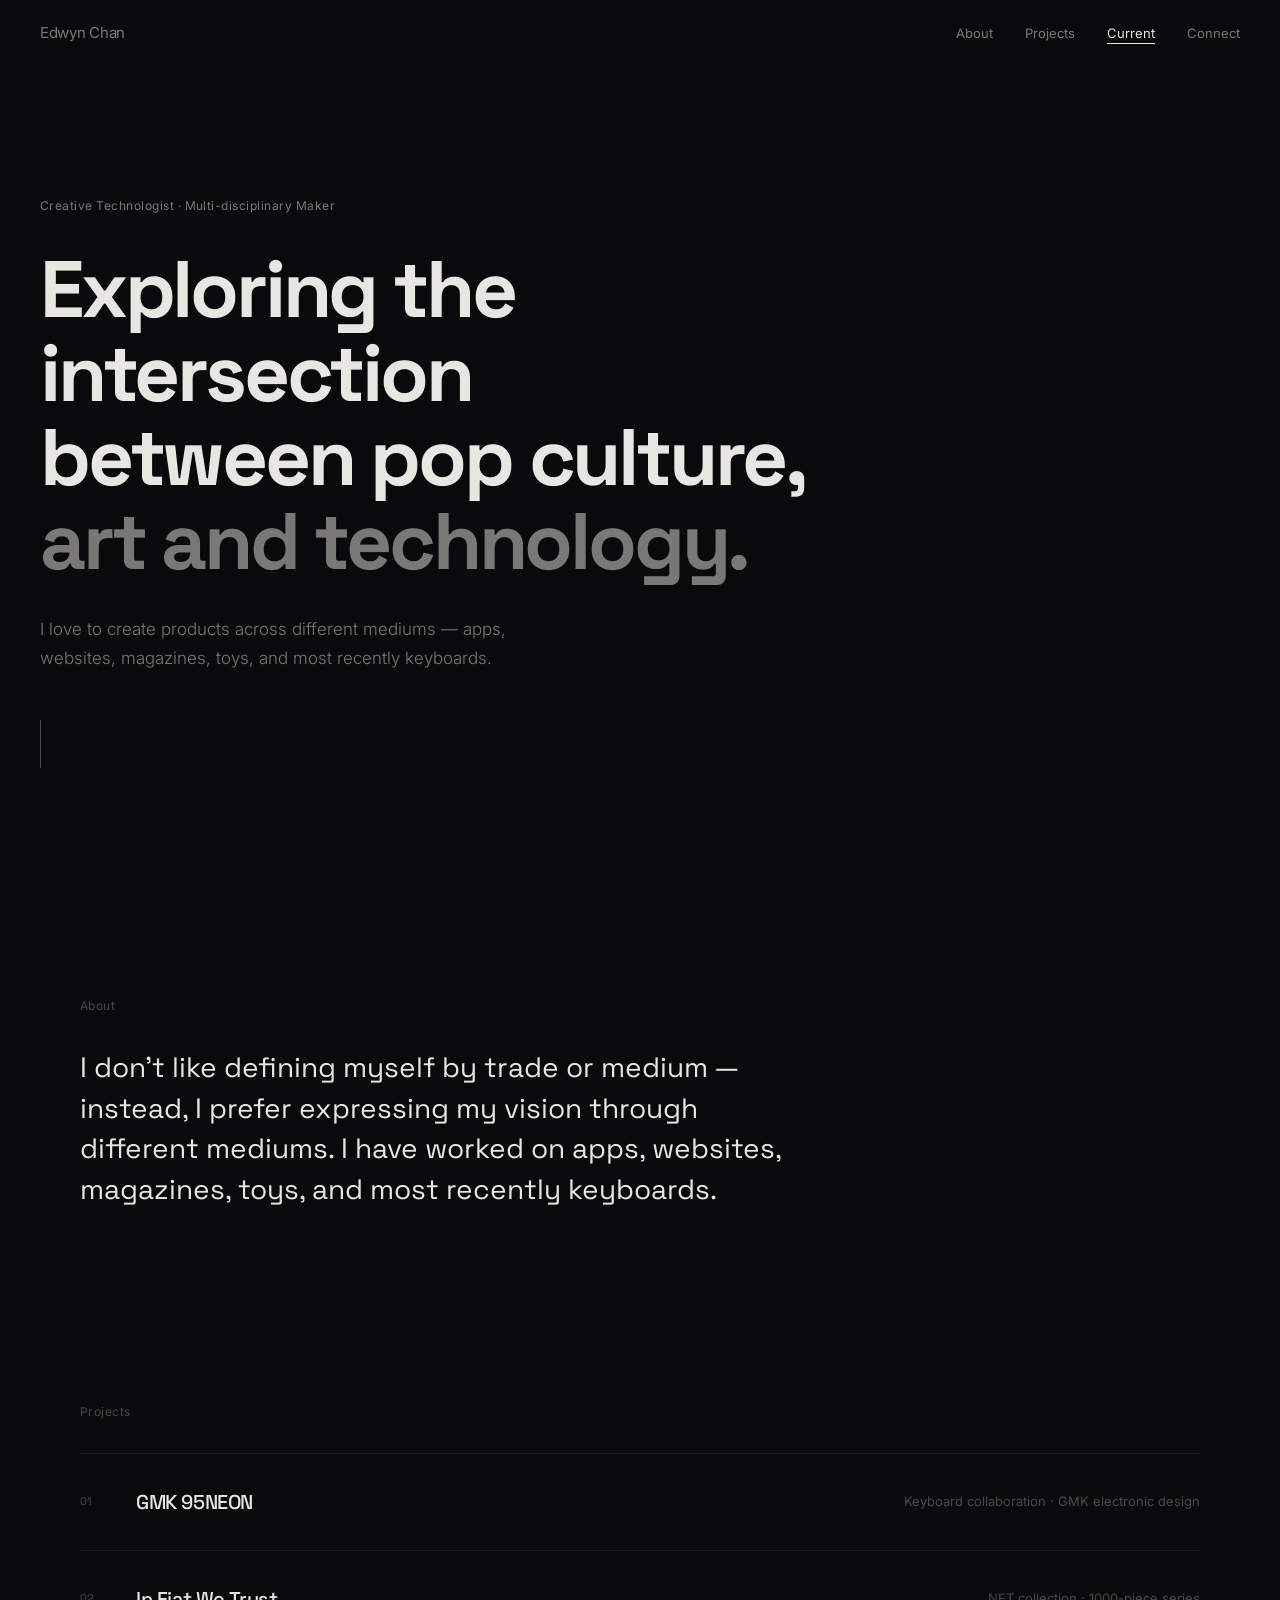
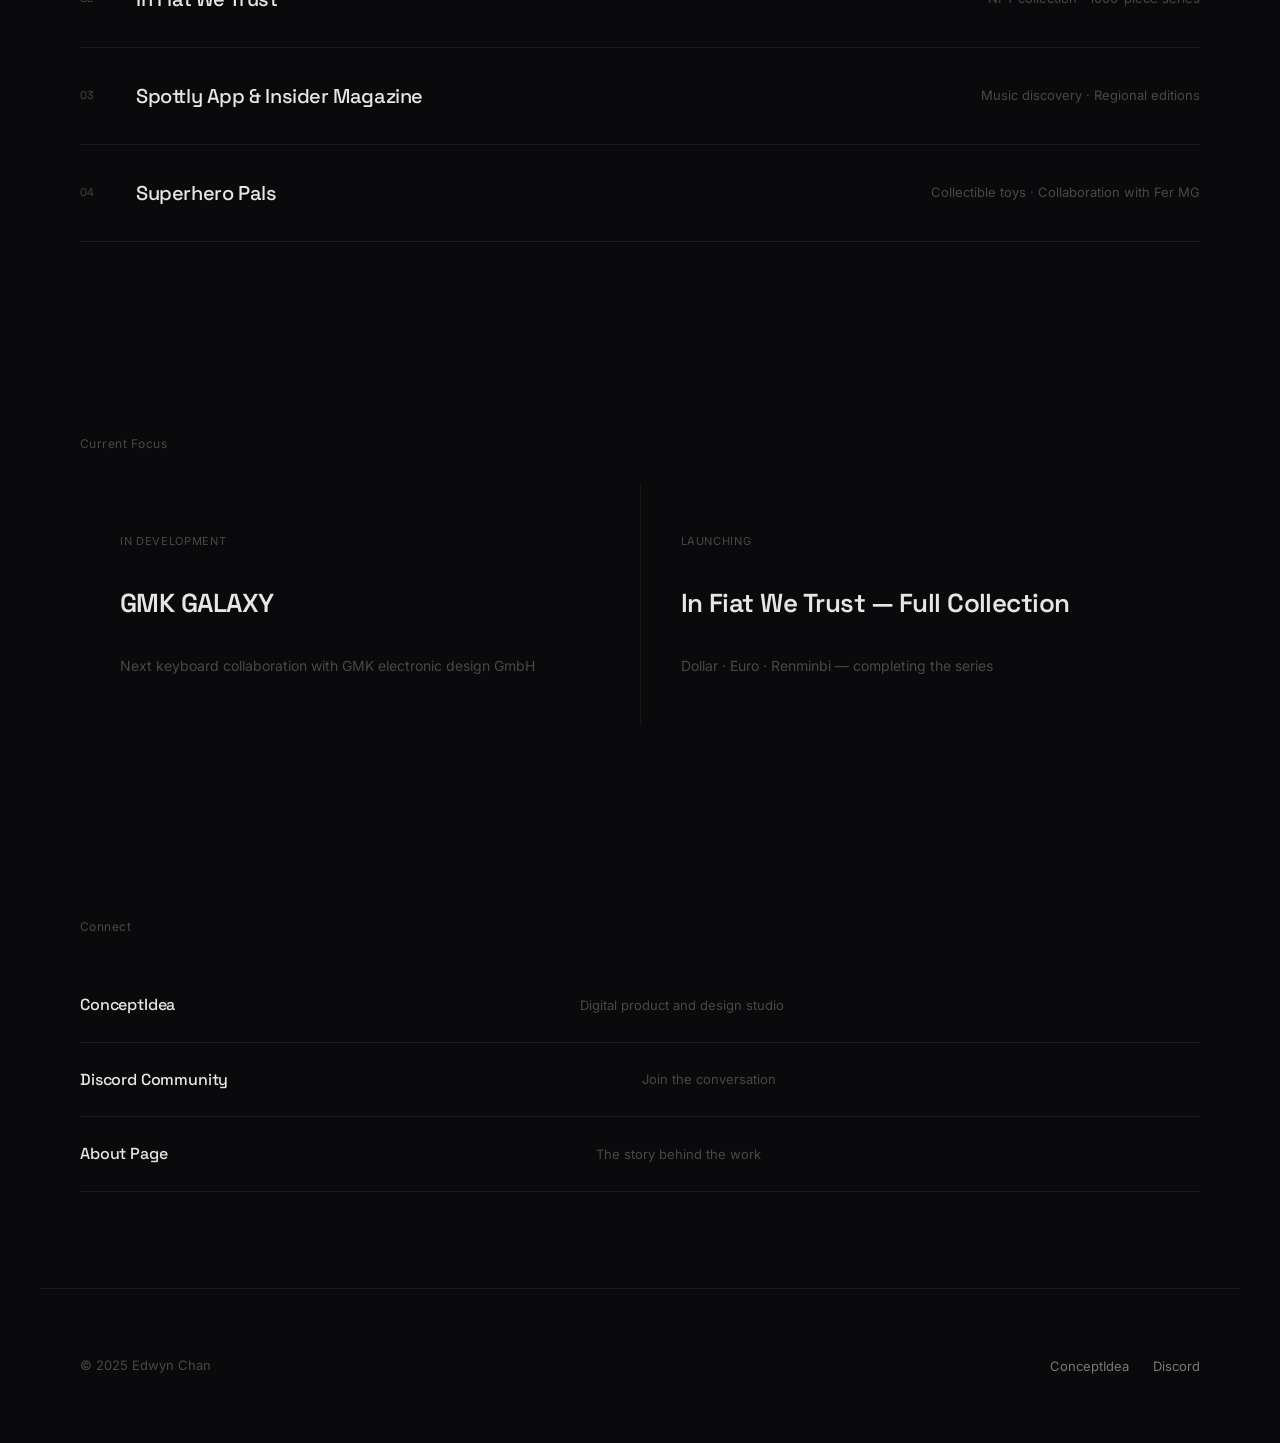
<file: edwyn-xyz-redesign/index.html>
<!DOCTYPE html>
<html lang="en">
<head>
<meta charset="UTF-8">
<meta name="viewport" content="width=device-width, initial-scale=1.0">
<title>Works by Edwyn Chan</title>
<link rel="preconnect" href="https://fonts.googleapis.com">
<link rel="preconnect" href="https://fonts.gstatic.com" crossorigin>
<link href="https://fonts.googleapis.com/css2?family=Space+Grotesk:wght@400;500;600;700&family=Inter:wght@300;400;500&display=swap" rel="stylesheet">
<style>
 *, *::before, *::after { margin: 0; padding: 0; box-sizing: border-box; }

 @media (prefers-reduced-motion: reduce) {
     *, *::before, *::after { animation-duration: 0.01ms !important; transition-duration: 0.01ms !important; }
   }

  :root {
    --bg: #0a0a0c;
   --surface: #121216;
   --text-primary: #e8e6e3;
   --text-secondary: #7a7876;
   --text-tertiary: #4a4846;
   --accent: #d4d0c8;
   --line: rgba(212, 208, 200, 0.08);
   --ease-out: cubic-bezier(0.23, 1, 0.32, 1);
   --mono: 'Space Grotesk', sans-serif;
   --body: 'Inter', -apple-system, BlinkMacSystemFont, sans-serif;
 }

   html {
    font-size: 16px;
    background: var(--bg);
    color: var(--text-primary);
   }

  body {
    font-family: var(--body);
    line-height: 1.6;
     -webkit-font-smoothing: antialiased;
    -moz-osx-font-smoothing: grayscale;
    background: var(--bg);
    overflow-x: hidden;
   }

   /* ── Nav ── */
  .nav {
    position: fixed;
    top: 0;
    left: 0;
    right: 0;
    z-index: 1000;
    padding: 1.25rem 2.5rem;
    display: flex;
    justify-content: space-between;
    align-items: center;
    background: rgba(10, 10, 12, 0.85);
    backdrop-filter: blur(20px);
     -webkit-backdrop-filter: blur(20px);
   }

   .nav-brand {
    font-family: var(--body);
    font-size: 0.9375rem;
    font-weight: 400;
    color: var(--text-secondary);
    letter-spacing: -0.02em;
    text-decoration: none;
    transition: color 160ms var(--ease-out);
   }

   .nav-brand:hover { color: var(--text-primary); }

  .nav-links { display: flex; gap: 2rem; list-style: none; }

  .nav-link {
    font-family: var(--body);
    font-size: 0.8125rem;
    font-weight: 400;
    color: var(--text-secondary);
    text-decoration: none;
    position: relative;
    transition: color 160ms var(--ease-out);
   }

  .nav-link::after {
    content: '';
    position: absolute;
    bottom: -3px;
    left: 0;
    width: 100%;
    height: 1px;
    background: var(--text-primary);
    transform: scaleX(0);
    transform-origin: right 0;
    transition: transform 250ms var(--ease-out);
   }

  .nav-link:hover,
  .nav-link.active { color: var(--text-primary); }

  .nav-link:hover::after,
  .nav-link.active::after {
    transform: scaleX(1);
    transform-origin: left 0;
   }

  @media (max-width: 768px) {
     .nav { padding: 1rem 1.5rem; }
    .nav-links { gap: 1.25rem; }
   }

   /* ── Hero ── */
  .hero {
    min-height: 100vh;
    display: flex;
    flex-direction: column;
    justify-content: center;
    padding: 8rem 2.5rem 4rem 2.5rem;
   }

  .hero-inner { max-width: 900px; }

  @media (max-width: 768px) {
     .hero { justify-content: flex-end; padding-bottom: 6rem; }
   }

  .hero-eyebrow {
    font-family: var(--body);
    font-size: 0.75rem;
    font-weight: 400;
    letter-spacing: 0.04em;
    color: var(--text-secondary);
    margin-bottom: 2rem;
   }

  .hero-title {
    font-family: var(--mono);
    font-size: clamp(2.75rem, 7vw, 5rem);
    font-weight: 700;
    line-height: 1.05;
    letter-spacing: -0.04em;
    color: var(--text-primary);
    margin-bottom: 2rem;
   }

  .hero-title em { font-style: normal; color: var(--text-secondary); }

  .hero-desc {
    font-family: var(--body);
    font-size: clamp(1rem, 1.5vw, 1.0625rem);
    font-weight: 300;
    line-height: 1.7;
    color: var(--text-secondary);
    max-width: 480px;
   }

  .hero-mark {
    display: block;
    margin-top: 3rem;
    width: 1px;
    height: 48px;
    background: var(--text-tertiary);
    animation: markPulse 2s ease-in-out infinite;
   }

  @keyframes markPulse {
    0%, 60%, 100% { opacity: 0.3; transform: scaleY(1); }
     30% { opacity: 0.8; transform: scaleY(1.5); }
   }

   /* ── Sections ── */
  .section-container {
    max-width: 1200px;
    margin: 0 auto;
    padding: 6rem 2.5rem;
   }

  @media (max-width: 768px) {
     .section-container { padding: 4rem 1.5rem; }
   }

  .section-label {
    font-family: var(--body);
    font-size: 0.75rem;
    font-weight: 400;
    letter-spacing: 0.04em;
    color: var(--text-tertiary);
    margin-bottom: 2rem;
   }

   /* ── About ── */
  .about-text {
    font-family: var(--mono);
    font-size: clamp(1.25rem, 2.8vw, 1.75rem);
    font-weight: 400;
    line-height: 1.45;
    color: var(--text-primary);
    max-width: 720px;
   }

   /* ── Projects list ── */
  .project-list { display: flex; flex-direction: column; }

  .project-row {
    display: grid;
    grid-template-columns: auto 1fr auto;
    align-items: center;
    gap: 2rem;
    padding: 2rem 0;
    border-bottom: 1px solid var(--line);
    text-decoration: none;
    color: inherit;
    transition: padding-left 300ms var(--ease-out);
   }

  .project-row:first-child { border-top: 1px solid var(--line); }

  .project-row:hover { padding-left: 1.5rem; }

  @media (max-width: 768px) {
     .project-row { grid-template-columns: 1fr; gap: 0.5rem; }
    .project-meta { display: none; }
   }

  .project-num {
    font-family: var(--mono);
    font-size: 0.6875rem;
    color: var(--text-tertiary);
    min-width: 1.5rem;
   }

  .project-name {
    font-family: var(--mono);
    font-size: 1.25rem;
    font-weight: 500;
    color: var(--text-primary);
    letter-spacing: -0.02em;
    transition: color 200ms var(--ease-out);
   }

  .project-row:hover .project-name { color: var(--text-secondary); }

  .project-meta {
    font-family: var(--body);
    font-size: 0.8125rem;
    color: var(--text-tertiary);
   }

   /* ── Current / Featured ── */
  .featured-grid {
    display: grid;
    grid-template-columns: repeat(2, 1fr);
    gap: 1px;
   background: var(--line);
   }

  @media (max-width: 768px) {
     .featured-grid { grid-template-columns: 1fr; }
   }

  .featured-card {
    background: var(--bg);
    padding: 3rem 2.5rem;
    text-decoration: none;
    color: inherit;
    display: flex;
    flex-direction: column;
    justify-content: space-between;
    min-height: 240px;
    position: relative;
   }

  .featured-card::before {
    content: '';
    position: absolute;
    top: 0; left: 0; right: 0;
    height: 2px;
    background: var(--text-primary);
    transform: scaleX(0);
    transform-origin: left 0;
    transition: transform 400ms var(--ease-out);
   }

  .featured-card:hover::before { transform: scaleX(1); }

  .featured-tag {
    font-family: var(--body);
    font-size: 0.6875rem;
    letter-spacing: 0.06em;
    text-transform: uppercase;
    color: var(--text-tertiary);
    margin-bottom: 2rem;
   }

  .featured-name {
    font-family: var(--mono);
    font-size: clamp(1.375rem, 2.5vw, 1.625rem);
    font-weight: 600;
    color: var(--text-primary);
    letter-spacing: -0.02em;
    transition: color 200ms var(--ease-out);
   }

  .featured-card:hover .featured-name { color: var(--text-secondary); }

  .featured-sub {
    font-family: var(--body);
    font-size: 0.875rem;
    color: var(--text-tertiary);
    margin-top: auto;
    padding-top: 1.5rem;
   }

   /* ── Connect ── */
  .connect-grid { display: flex; flex-direction: column; gap: 0; }

  .connect-item {
    display: flex;
    align-items: center;
    justify-content: space-between;
    padding: 1.5rem 0;
    border-bottom: 1px solid var(--line);
    text-decoration: none;
    color: inherit;
   }

  .connect-item:active { transform: scale(0.995); }
   transition: transform 160ms var(--ease-out);

  .connect-item:first-child { border-top: 1px solid var(--line); }

  .connect-name {
    font-family: var(--mono);
    font-size: 1rem;
    font-weight: 500;
    color: var(--text-primary);
    letter-spacing: -0.01em;
   }

  .connect-desc {
    font-family: var(--body);
    font-size: 0.8125rem;
    color: var(--text-tertiary);
   }

  .connect-arrow {
    font-family: var(--mono);
    font-size: 0.875rem;
    color: var(--text-tertiary);
    opacity: 0;
    transform: translateX(-4px);
    transition: opacity 200ms var(--ease-out), transform 200ms var(--ease-out);
   }

  @media (hover: hover) and (pointer: fine) {
     .connect-item:hover .connect-arrow {
      opacity: 1;
      transform: translateX(0);
     }
   }

   /* ── Footer ── */
  .footer {
    padding: 4rem 2.5rem;
    border-top: 1px solid var(--line);
    display: flex;
    justify-content: space-between;
    align-items: center;
    max-width: 1200px;
    margin: 0 auto;
   }

   @media (max-width: 768px) {
     .footer { flex-direction: column; gap: 1rem; align-items: flex-start; }
   }

  .footer-copy {
    font-family: var(--body);
    font-size: 0.8125rem;
    color: var(--text-tertiary);
   }

  .footer-links { display: flex; gap: 1.5rem; list-style: none; }

  .footer-link {
    font-family: var(--body);
    font-size: 0.8125rem;
    color: var(--text-secondary);
    text-decoration: none;
    transition: color 160ms var(--ease-out);
   }

  .footer-link:hover { color: var(--text-primary); }

   /* ── Scroll reveal ── */
  .reveal {
    opacity: 0;
    transform: translateY(8px);
    transition: opacity 600ms var(--ease-out), transform 400ms var(--ease-out);
   }

  .reveal.visible {
    opacity: 1;
    transform: translateY(0);
   }
</style>
</head>
<body>

<nav class="nav">
   <a href="#" class="nav-brand">Edwyn Chan</a>
   <ul class="nav-links">
     <li><a href="#about" class="nav-link">About</a></li>
     <li><a href="#projects" class="nav-link">Projects</a></li>
     <li><a href="#current" class="nav-link">Current</a></li>
     <li><a href="#connect" class="nav-link">Connect</a></li>
   </ul>
  </nav>

<section class="hero">
   <div class="hero-inner">
     <p class="hero-eyebrow">Creative Technologist &middot; Multi-disciplinary Maker</p>
     <h1 class="hero-title">
      Exploring the intersection<br>between pop culture,<br><em>art and technology.</em>
     </h1>
     <p class="hero-desc">I love to create products across different mediums &mdash; apps, websites, magazines, toys, and most recently keyboards.</p>
     <span class="hero-mark"></span>
   </div>
  </section>

<section id="about" class="section-container">
   <div class="reveal">
     <p class="section-label">About</p>
     <p class="about-text">I don&rsquo;t like defining myself by trade or medium &mdash; instead, I prefer expressing my vision through different mediums. I have worked on apps, websites, magazines, toys, and most recently keyboards.</p>
   </div>
</section>

<section id="projects" class="section-container">
   <div class="reveal">
     <p class="section-label">Projects</p>
     <div class="project-list">
       <a href="http://www.edwyn.xyz/gmk-95neon" class="project-row">
         <span class="project-num">01</span>
         <span class="project-name">GMK 95NEON</span>
        <span class="project-meta">Keyboard collaboration &middot; GMK electronic design</span>
       </a>
       <a href="http://www.edwyn.xyz/in-fiat-we-trust" class="project-row">
         <span class="project-num">02</span>
         <span class="project-name">In Fiat We Trust</span>
        <span class="project-meta">NFT collection &middot; 1000-piece series</span>
       </a>
       <a href="http://www.edwyn.xyz/spottly-insider-magazine" class="project-row">
         <span class="project-num">03</span>
        <span class="project-name">Spottly App &amp; Insider Magazine</span>
        <span class="project-meta">Music discovery &middot; Regional editions</span>
       </a>
       <a href="http://www.edwyn.xyz/superhero-companions" class="project-row">
         <span class="project-num">04</span>
        <span class="project-name">Superhero Pals</span>
        <span class="project-meta">Collectible toys &middot; Collaboration with Fer MG</span>
       </a>
     </div>
   </div>
  </section>

<section id="current" class="section-container">
   <div class="reveal">
     <p class="section-label">Current Focus</p>
     <div class="featured-grid">
       <a href="http://www.edwyn.xyz/gmk-galaxy" class="featured-card">
        <span class="featured-tag">In Development</span>
         <span class="featured-name">GMK GALAXY</span>
        <span class="featured-sub">Next keyboard collaboration with GMK electronic design GmbH</span>
       </a>
       <a href="http://www.edwyn.xyz/in-fiat-we-trust" class="featured-card">
         <span class="featured-tag">Launching</span>
        <span class="featured-name">In Fiat We Trust &mdash; Full Collection</span>
        <span class="featured-sub">Dollar &middot; Euro &middot; Renminbi &mdash; completing the series</span>
       </a>
     </div>
   </div>
  </section>

<section id="connect" class="section-container">
   <div class="reveal">
     <p class="section-label">Connect</p>
     <div class="connect-grid">
       <a href="http://conceptidea.com/" class="connect-item">
        <span class="connect-name">ConceptIdea</span>
         <span class="connect-desc">Digital product and design studio</span>
        <span class="connect-arrow">&#8594;</span>
       </a>
       <a href="http://discord.conceptidea.com/" class="connect-item">
         <span class="connect-name">Discord Community</span>
        <span class="connect-desc">Join the conversation</span>
        <span class="connect-arrow">&#8594;</span>
       </a>
       <a href="http://www.edwyn.co/about" class="connect-item">
         <span class="connect-name">About Page</span>
        <span class="connect-desc">The story behind the work</span>
        <span class="connect-arrow">&#8594;</span>
       </a>
     </div>
   </div>
  </section>

<footer class="footer">
   <p class="footer-copy">&copy; 2025 Edwyn Chan</p>
   <ul class="footer-links">
     <li><a href="http://conceptidea.com/" class="footer-link">ConceptIdea</a></li>
     <li><a href="http://discord.conceptidea.com/" class="footer-link">Discord</a></li>
   </ul>
  </footer>

<script>
   // Scroll-triggered reveal with IntersectionObserver
  const observer = new IntersectionObserver(
    entries => {
      entries.forEach(e => {
        if (e.isIntersecting) {
          e.target.classList.add('visible');
          observer.unobserve(e.target);
         }
       });
     },
    { threshold: 0.1, rootMargin: '-30px' }
   );

  document.querySelectorAll('.reveal').forEach(el => observer.observe(el));

   // Smooth scroll for nav links
  document.querySelectorAll('a[href^="#"]').forEach(link => {
    link.addEventListener('click', e => {
      e.preventDefault();
      const target = document.querySelector(link.getAttribute('href'));
      if (target) {
        target.scrollIntoView({ behavior: 'smooth', block: 'start' });
       }
     });
   });

   // Active nav highlighting on scroll
  const sections = document.querySelectorAll('section[id]');
  const navLinks = document.querySelectorAll('.nav-link');

  const highlightObserver = new IntersectionObserver(entries => {
    entries.forEach(entry => {
      if (entry.isIntersecting) {
        navLinks.forEach(link => {
          link.classList.toggle('active', link.getAttribute('href') === '#' + entry.target.id);
         });
       }
     });
   }, { threshold: 0.3, rootMargin: '-20% 0px -60% 0px' });

  sections.forEach(sec => highlightObserver.observe(sec));
</script>
</body>
</html>
</file>
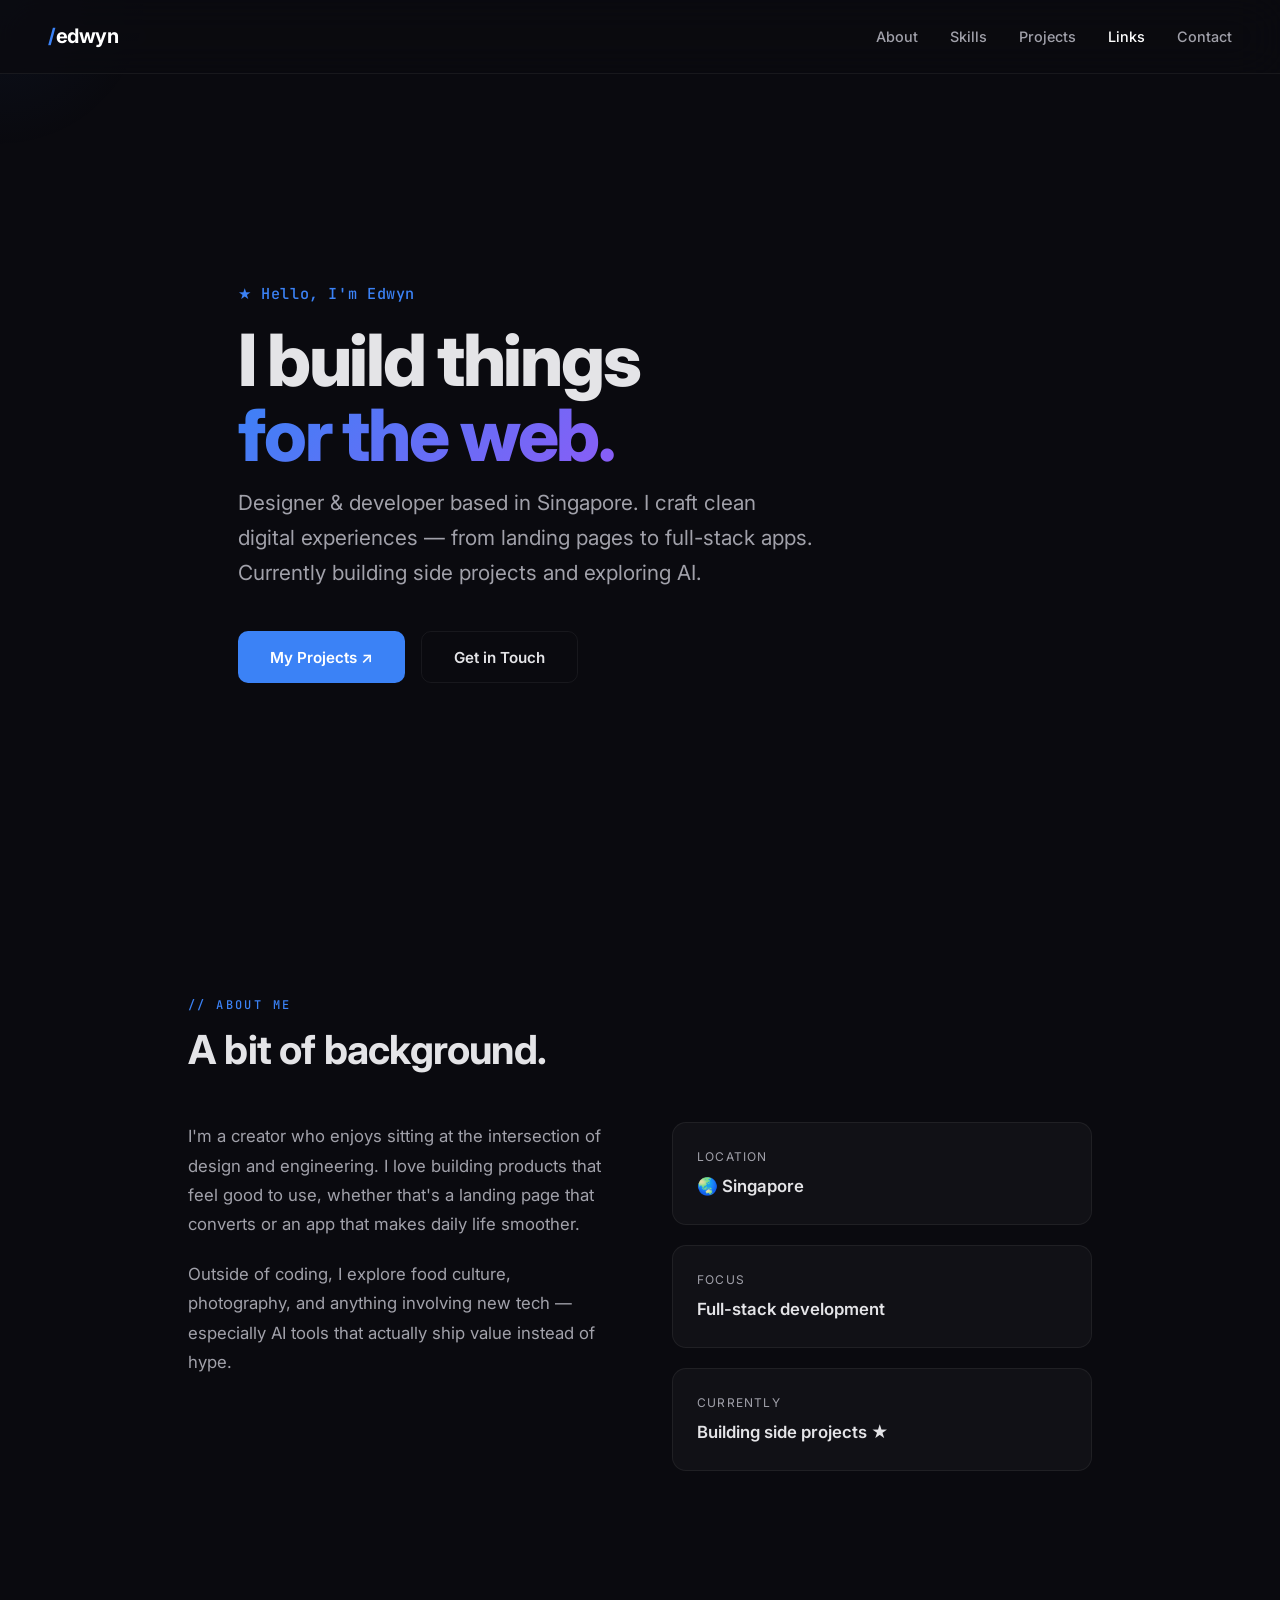
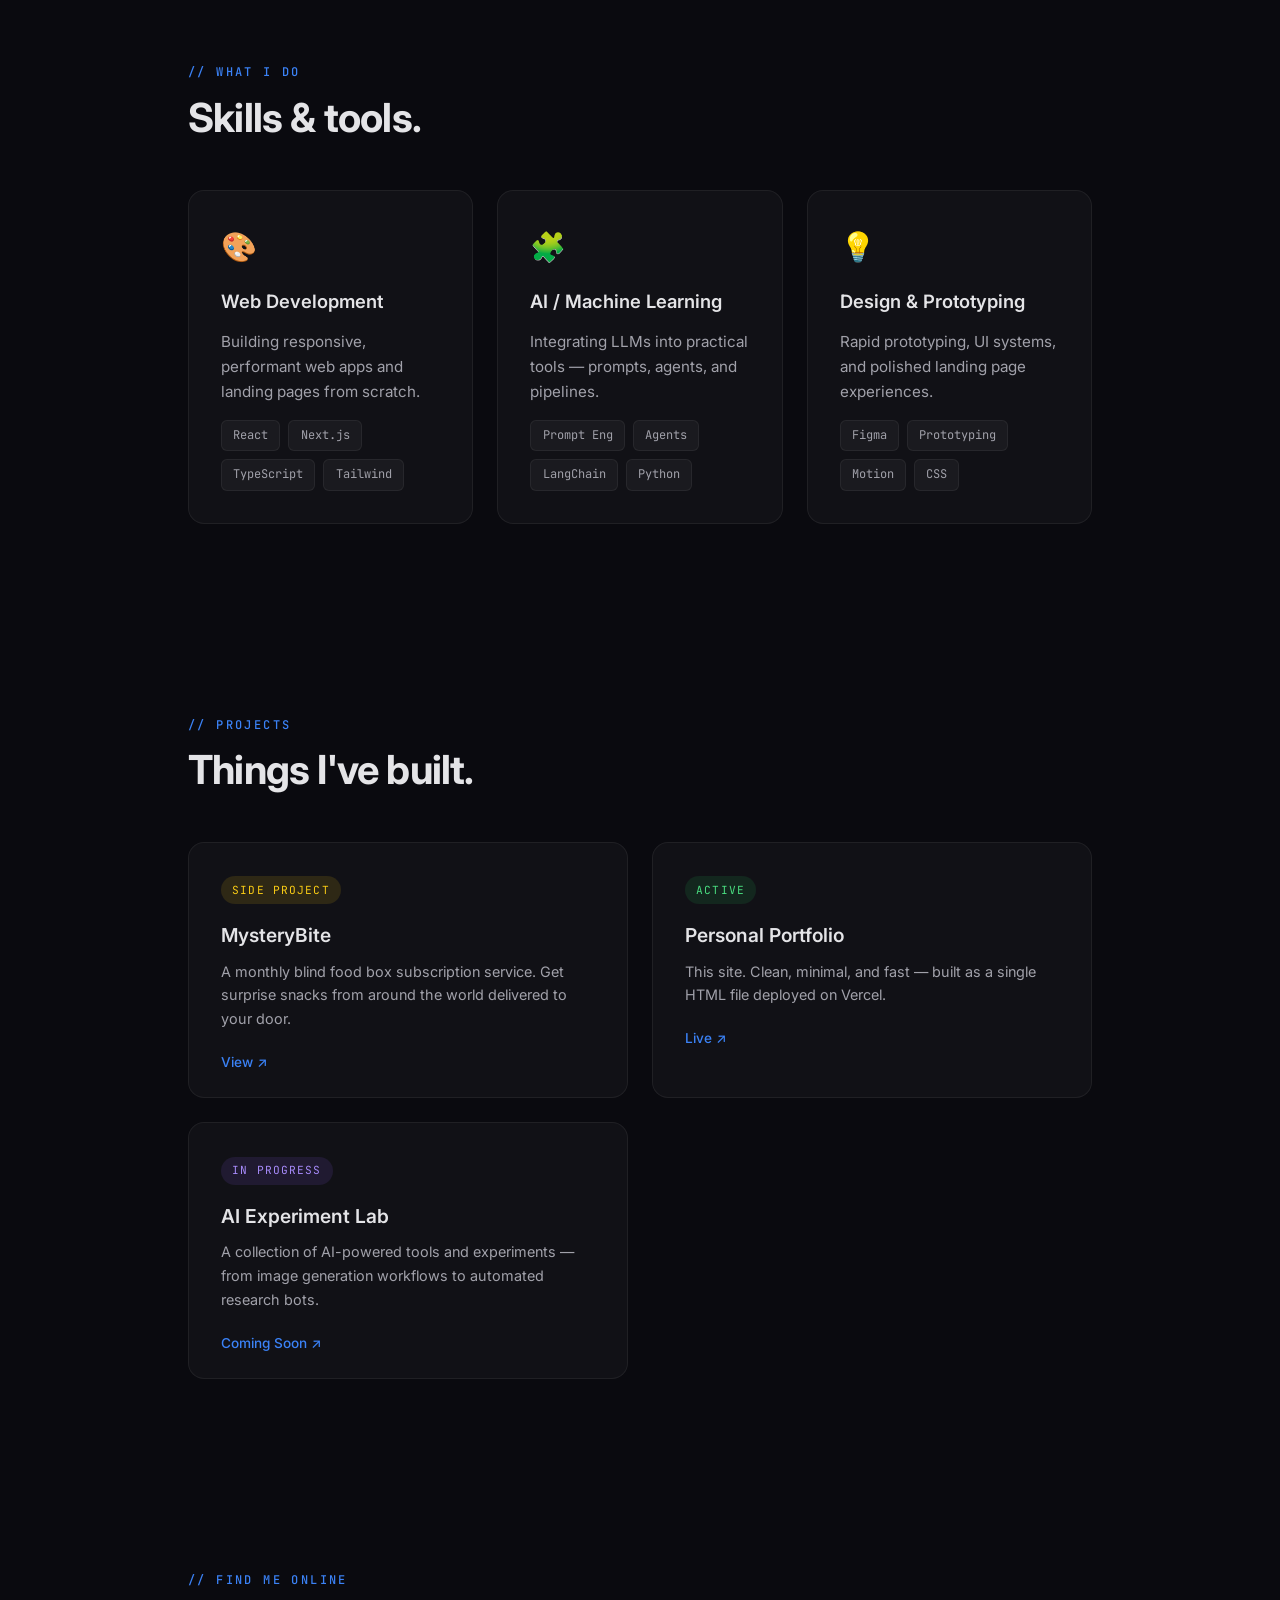
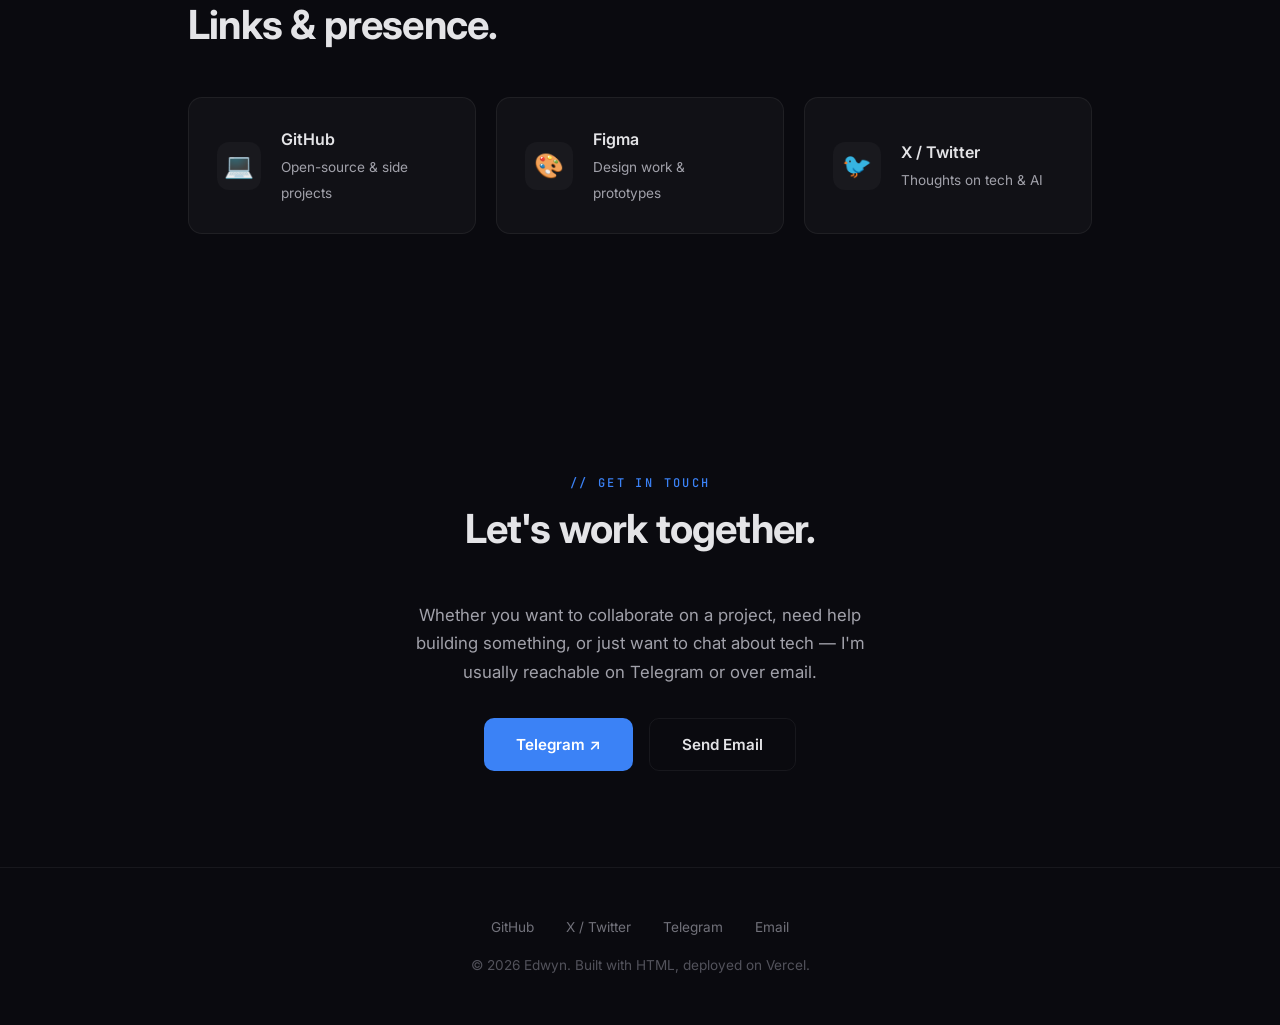
<file: edwyn/index.html>
<!DOCTYPE html>
<html lang="en">
<head>
   <meta charset="UTF-8">
   <meta name="viewport" content="width=device-width, initial-scale=1.0">
   <title>Edwyn — Designer &amp; Developer</title>
   <meta name="description" content="Personal portfolio of Edwyn — designer, developer, and creative problem-solver based in Singapore.">
   <link rel="preconnect" href="https://fonts.googleapis.com">
   <link rel="preconnect" href="https://fonts.gstatic.com" crossorigin>
   <link href="https://fonts.googleapis.com/css2?family=Inter:wght@400;500;600;700;800&family=JetBrains+Mono:wght@400;500&display=swap" rel="stylesheet">
   <style>
     :root {
       --bg: #0a0a0f;
       --surface: rgba(255, 255, 255, 0.03);
       --border: rgba(255, 255, 255, 0.06);
       --text: #e4e4e7;
       --muted: #a1a1aa;
       --accent: #3b82f6;
       --accent-alt: #8b5cf6;
     }

     * { margin: 0; padding: 0; box-sizing: border-box; }

     html { scroll-behavior: smooth; }

     body {
       font-family: 'Inter', -apple-system, BlinkMacSystemFont, sans-serif;
       background-color: var(--bg);
       color: var(--text);
       line-height: 1.65;
       -webkit-font-smoothing: antialiased;
     }

     /* NAV */
     nav {
       position: fixed; top: 0; width: 100%; z-index: 100;
       display: flex; justify-content: space-between; align-items: center;
       padding: 1.25rem 3rem;
       background: rgba(10, 10, 15, 0.8);
       backdrop-filter: blur(24px);
       -webkit-backdrop-filter: blur(24px);
       border-bottom: 1px solid var(--border);
     }
     nav .logo { font-weight: 700; font-size: 1.25rem; color: #fff; text-decoration: none; letter-spacing: -0.02em; }
     nav .logo span { color: var(--accent); }
     nav ul { list-style: none; display: flex; gap: 2rem; }
     nav a { color: var(--muted); text-decoration: none; font-size: .9rem; font-weight: 500; transition: color .25s; }
     nav a:hover { color: #fff; }

     /* HERO */
     .hero {
       min-height: 100vh;
       display: flex; flex-direction: column; justify-content: center; align-items: flex-start;
       padding: 8rem 3rem 4rem;
       max-width: 900px;
       margin: 0 auto;
     }
     .hero-greeting {
       font-family: 'JetBrains Mono', monospace;
       color: var(--accent); font-size: .95rem; font-weight: 500;
       margin-bottom: 1rem; letter-spacing: 0.04em;
     }
     .hero h1 {
       font-size: clamp(2.6rem, 6vw, 4.5rem); font-weight: 800; line-height: 1.05;
       margin-bottom: .75rem; letter-spacing: -0.03em;
     }
     .hero h1 .gradient {
       background: linear-gradient(135deg, var(--accent), var(--accent-alt));
       -webkit-background-clip: text; -webkit-text-fill-color: transparent;
       background-clip: text;
     }
     .hero-subtitle {
       font-size: clamp(1.1rem, 2vw, 1.3rem); color: var(--muted);
       max-width: 580px; margin-bottom: 2.5rem; line-height: 1.7;
     }
     .hero-links { display: flex; gap: 1rem; flex-wrap: wrap; }

     .btn {
       display: inline-flex; align-items: center; gap: .5rem;
       padding: .8rem 2rem; border-radius: 10px; font-size: .95rem;
       font-weight: 600; text-decoration: none; transition: all .2s ease;
       cursor: pointer; border: none;
     }
     .btn-primary {
       background: var(--accent); color: #fff;
     }
     .btn-primary:hover { background: #2563eb; transform: translateY(-1px); }
     .btn-outline {
       background: transparent; color: var(--text);
       border: 1px solid var(--border);
     }
     .btn-outline:hover { border-color: rgba(255,255,255,0.2); background: var(--surface); }

     /* SECTIONS */
     section {
       padding: 6rem 3rem; max-width: 1000px; margin: 0 auto;
     }
     .section-tag {
       font-family: 'JetBrains Mono', monospace;
       text-transform: uppercase; letter-spacing: .2em; font-size: .75rem;
       color: var(--accent); margin-bottom: .65rem; font-weight: 500;
     }
     h2 {
       font-size: clamp(1.8rem, 4vw, 2.5rem); font-weight: 700; line-height: 1.2;
       margin-bottom: 3rem; letter-spacing: -0.02em;
     }

     /* ABOUT */
     .about-grid { display: grid; grid-template-columns: 1fr 1fr; gap: 4rem; align-items: start; }
     .about-text p { color: var(--muted); margin-bottom: 1.25rem; font-size: 1.05rem; line-height: 1.75; max-width: 480px; }
     .about-details { display: flex; flex-direction: column; gap: 1.25rem; }
     .detail-card {
       padding: 1.5rem; border-radius: 14px;
       background: var(--surface); border: 1px solid var(--border);
       transition: border-color .2s ease, transform .2s ease;
     }
     .detail-card:hover { border-color: rgba(59, 130, 246, 0.3); transform: translateY(-2px); }
     .detail-label { font-size: .75rem; color: var(--muted); text-transform: uppercase; letter-spacing: .1em; margin-bottom: .35rem; }
     .detail-value { font-weight: 600; font-size: 1.05rem; }

     /* SKILLS */
     .skills-grid {
       display: grid; grid-template-columns: repeat(auto-fit, minmax(280px, 1fr)); gap: 1.5rem;
     }
     .skill-card {
       padding: 2rem; border-radius: 16px;
       background: var(--surface); border: 1px solid var(--border);
       transition: all .25s ease;
     }
     .skill-card:hover { border-color: rgba(59, 130, 246, 0.3); transform: translateY(-3px); background: rgba(59, 130, 246, 0.05); }
     .skill-icon { font-size: 1.8rem; margin-bottom: 1rem; }
     .skill-card h3 { font-size: 1.15rem; font-weight: 600; margin-bottom: .75rem; }
     .skill-card p { color: var(--muted); font-size: .95rem; line-height: 1.65; margin-bottom: 1rem; }
     .tags { display: flex; flex-wrap: wrap; gap: .5rem; }
     .tag {
       font-family: 'JetBrains Mono', monospace;
       font-size: .75rem; padding: .3rem .7rem; border-radius: 6px;
       background: rgba(255,255,255,0.04); color: var(--muted);
       border: 1px solid var(--border);
     }

     /* PROJECTS */
     .projects-grid { display: grid; grid-template-columns: repeat(auto-fit, minmax(300px, 1fr)); gap: 1.5rem; }
     .project-card {
       border-radius: 16px; overflow: hidden;
       background: var(--surface); border: 1px solid var(--border);
       transition: all .25s ease; text-decoration: none; color: inherit; display: block;
     }
     .project-card:hover { border-color: rgba(59, 130, 246, 0.4); transform: translateY(-4px); }
     .project-header { padding: 2rem 2rem 1.25rem; }
     .project-status {
       display: inline-block; font-family: 'JetBrains Mono', monospace;
       font-size: .7rem; text-transform: uppercase; letter-spacing: .1em;
       padding: .3rem .7rem; border-radius: 999px; margin-bottom: 1rem;
     }
     .status-active { background: rgba(34, 197, 94, 0.12); color: #4ade80; }
     .status-hobby   { background: rgba(250, 204, 21, 0.12); color: #facc15; }
     .status-wip      { background: rgba(139, 92, 246, 0.12); color: #a78bfa; }
     .project-card h3 { font-size: 1.2rem; font-weight: 600; margin-bottom: .5rem; }
     .project-card p  { color: var(--muted); font-size: .9rem; line-height: 1.65; }
     .project-footer { padding: 0 2rem 1.5rem; display: flex; gap: .75rem; }
     .project-link { color: var(--accent); text-decoration: none; font-size: .85rem; font-weight: 500; display: inline-flex; align-items: center; gap: .35rem; }
     .project-link:hover { text-decoration: underline; }

     /* LINKS */
     .links-grid { display: grid; grid-template-columns: repeat(auto-fit, minmax(240px, 1fr)); gap: 1.25rem; margin-bottom: 3rem; }
     .link-card {
       padding: 1.75rem; border-radius: 14px; display: flex; align-items: center; gap: 1.25rem;
       background: var(--surface); border: 1px solid var(--border);
       text-decoration: none; color: inherit; transition: all .2s ease;
     }
     .link-card:hover { border-color: rgba(59, 130, 246, 0.3); transform: translateY(-2px); }
     .link-icon { font-size: 1.5rem; width: 48px; height: 48px; display: flex; align-items: center; justify-content: center; border-radius: 12px; background: rgba(255,255,255,0.03); }
     .link-card h3 { font-size: 1rem; font-weight: 600; }
     .link-card span { color: var(--muted); font-size: .85rem; }

     /* CONTACT */
     .contact-section { text-align: center; display: flex; flex-direction: column; align-items: center; }
     .contact-section p { color: var(--muted); max-width: 480px; line-height: 1.7; margin-bottom: 2rem; font-size: 1.05rem; }
     .contact-actions { display: flex; gap: 1rem; flex-wrap: wrap; justify-content: center; }

     /* FOOTER */
     footer {
       text-align: center; padding: 3rem; border-top: 1px solid var(--border);
       color: #52525b; font-size: .85rem;
     }
     footer .footer-links { display: flex; justify-content: center; gap: 2rem; margin-bottom: 1rem; }
     footer a { color: #71717a; text-decoration: none; font-size: .85rem; }
     footer a:hover { color: var(--text); }

     /* SCROLL REVEAL */
     [data-animate] { opacity: 0; transform: translateY(24px); transition: all .7s ease-out; }
     [data-animate].visible { opacity: 1; transform: translateY(0); }

     /* CURSOR GLOW (ambient) */
     .cursor-glow {
       position: fixed; width: 300px; height: 300px; border-radius: 50%; pointer-events: none; z-index: -1;
       background: radial-gradient(circle, rgba(59, 130, 246, 0.06) 0%, transparent 70%);
       transform: translate(-50%, -50%); transition: left .15s ease-out, top .15s ease-out;
     }

     @media (max-width: 768px) {
       nav { padding: 1rem 1.5rem; }
       nav ul { display: none; }
       .hero { padding: 6rem 1.5rem 3rem; }
       section { padding: 4rem 1.5rem; }
       .about-grid { grid-template-columns: 1fr; gap: 2rem; }
     }
   </style>
</head>
<body>

<div class="cursor-glow" id="glow"></div>

<!-- NAV -->
<nav>
   <a href="#" class="logo"><span>/</span>edwyn</a>
   <ul>
     <li><a href="#about">About</a></li>
     <li><a href="#skills">Skills</a></li>
     <li><a href="#projects">Projects</a></li>
     <li><a href="#links">Links</a></li>
     <li><a href="#contact">Contact</a></li>
   </ul>
</nav>

<!-- HERO -->
<section class="hero">
   <div class="hero-greeting">&#x2605; Hello, I&#39;m Edwyn</div>
   <h1>I build things<br><span class="gradient">for the web.</span></h1>
   <p class="hero-subtitle">Designer &amp; developer based in Singapore. I craft clean digital experiences — from landing pages to full-stack apps. Currently building side projects and exploring AI.</p>
   <div class="hero-links">
     <a href="#projects" class="btn btn-primary">My Projects &#x2197;</a>
     <a href="#contact"   class="btn btn-outline">Get in Touch</a>
   </div>
</section>

<!-- ABOUT -->
<section id="about" data-animate>
   <div class="section-tag">// About Me</div>
   <h2>A bit of background.</h2>
   <div class="about-grid">
     <div class="about-text">
       <p>I&#39;m a creator who enjoys sitting at the intersection of design and engineering. I love building products that feel good to use, whether that&#39;s a landing page that converts or an app that makes daily life smoother.</p>
       <p>Outside of coding, I explore food culture, photography, and anything involving new tech — especially AI tools that actually ship value instead of hype.</p>
     </div>
     <div class="about-details">
       <div class="detail-card">
         <div class="detail-label">Location</div>
         <div class="detail-value">&#x1F30F; Singapore</div>
       </div>
       <div class="detail-card">
         <div class="detail-label">Focus</div>
         <div class="detail-value">Full-stack development</div>
       </div>
       <div class="detail-card">
         <div class="detail-label">Currently</div>
         <div class="detail-value">Building side projects &#x2605;</div>
       </div>
     </div>
   </div>
</section>

<!-- SKILLS -->
<section id="skills" data-animate>
   <div class="section-tag">// What I Do</div>
   <h2>Skills &amp; tools.</h2>
   <div class="skills-grid">
     <div class="skill-card">
       <div class="skill-icon">&#x1F3A8;</div>
       <h3>Web Development</h3>
       <p>Building responsive, performant web apps and landing pages from scratch.</p>
       <div class="tags"><span class="tag">React</span><span class="tag">Next.js</span><span class="tag">TypeScript</span><span class="tag">Tailwind</span></div>
     </div>
     <div class="skill-card">
       <div class="skill-icon">&#x1F9E9;</div>
       <h3>AI / Machine Learning</h3>
       <p>Integrating LLMs into practical tools — prompts, agents, and pipelines.</p>
       <div class="tags"><span class="tag">Prompt Eng</span><span class="tag">Agents</span><span class="tag">LangChain</span><span class="tag">Python</span></div>
     </div>
     <div class="skill-card">
       <div class="skill-icon">&#x1F4A1;</div>
       <h3>Design &amp; Prototyping</h3>
       <p>Rapid prototyping, UI systems, and polished landing page experiences.</p>
       <div class="tags"><span class="tag">Figma</span><span class="tag">Prototyping</span><span class="tag">Motion</span><span class="tag">CSS</span></div>
     </div>
   </div>
</section>

<!-- PROJECTS -->
<section id="projects" data-animate>
   <div class="section-tag">// Projects</div>
   <h2>Things I&#39;ve built.</h2>
   <div class="projects-grid">
     <a href="#" class="project-card">
       <div class="project-header">
         <span class="project-status status-hobby">Side Project</span>
         <h3>MysteryBite</h3>
         <p>A monthly blind food box subscription service. Get surprise snacks from around the world delivered to your door.</p>
       </div>
       <div class="project-footer">
         <span class="project-link">View &#x2197;</span>
       </div>
     </a>
     <a href="#" class="project-card">
       <div class="project-header">
         <span class="project-status status-active">Active</span>
         <h3>Personal Portfolio</h3>
         <p>This site. Clean, minimal, and fast — built as a single HTML file deployed on Vercel.</p>
       </div>
       <div class="project-footer">
         <span class="project-link">Live &#x2197;</span>
       </div>
     </a>
     <a href="#" class="project-card">
       <div class="project-header">
         <span class="project-status status-wip">In Progress</span>
         <h3>AI Experiment Lab</h3>
         <p>A collection of AI-powered tools and experiments — from image generation workflows to automated research bots.</p>
       </div>
       <div class="project-footer">
         <span class="project-link">Coming Soon &#x2197;</span>
       </div>
     </a>
   </div>
</section>

<!-- LINKS -->
<section id="links" data-animate>
   <div class="section-tag">// Find Me Online</div>
   <h2>Links &amp; presence.</h2>
   <div class="links-grid">
     <a href="#" class="link-card">
       <div class="link-icon">&#x1F4BB;</div>
       <div><h3>GitHub</h3><span>Open-source & side projects</span></div>
     </a>
     <a href="#" class="link-card">
       <div class="link-icon">&#x1F3A8;</div>
       <div><h3>Figma</h3><span>Design work &amp; prototypes</span></div>
     </a>
     <a href="#" class="link-card">
       <div class="link-icon">&#x1F426;</div>
       <div><h3>X / Twitter</h3><span>Thoughts on tech & AI</span></div>
     </a>
   </div>
</section>

<!-- CONTACT -->
<section id="contact" class="contact-section" data-animate>
   <div class="section-tag">// Get in Touch</div>
   <h2>Let&#39;s work together.</h2>
   <p>Whether you want to collaborate on a project, need help building something, or just want to chat about tech — I&#39;m usually reachable on Telegram or over email.</p>
   <div class="contact-actions">
     <a href="#" class="btn btn-primary">Telegram &#x2197;</a>
     <a href="#" class="btn btn-outline">Send Email</a>
   </div>
</section>

<!-- FOOTER -->
<footer>
   <div class="footer-links">
     <a href="#">GitHub</a>
     <a href="#">X / Twitter</a>
     <a href="#">Telegram</a>
     <a href="#">Email</a>
   </div>
   <p>&#xA9; 2026 Edwyn. Built with HTML, deployed on Vercel.</p>
</footer>

<script>
   // Scroll-reveal animation (staggered for grid items)
   var obs = new IntersectionObserver(function(entries) {
     entries.forEach(function(e) {
       if (e.isIntersecting) {
         var items = e.target.querySelectorAll('[data-animate-child]');
         if (!items.length) {
           e.target.classList.add('visible');
           obs.unobserve(e.target);
         } else {
           items.forEach(function(item, i) {
             setTimeout(function() { item.classList.add('visible'); }, i * 80);
           });
           obs.unobserve(e.target);
         }
       }
     });
   }, { threshold: 0.12 });

   document.querySelectorAll('[data-animate]').forEach(function(el) { obs.observe(el); });

   // Cursor glow follows mouse
   var glow = document.getElementById('glow');
   if (window.matchMedia('(pointer: fine)').matches) {
     document.addEventListener('mousemove', function(e) {
       glow.style.left = e.clientX + 'px';
       glow.style.top  = e.clientY + 'px';
     });
   } else {
     glow.style.display = 'none';
   }

   // Smooth scroll for anchor links
   document.querySelectorAll('a[href^="#"]').forEach(function(a) {
     a.addEventListener('click', function(e) {
       var href = this.getAttribute('href');
       if (href === '#') return;
       e.preventDefault();
       var target = document.querySelector(href);
       if (target) target.scrollIntoView({ behavior: 'smooth' });
     });
   });

   // Active nav highlighting
   var sections = document.querySelectorAll('section[id]');
   var navLinks = document.querySelectorAll('nav a[href^="#"]');

   window.addEventListener('scroll', function() {
     var scrollY = window.scrollY + 200;
     sections.forEach(function(sec, i) {
       if (sec.offsetTop <= scrollY && sec.offsetTop + sec.offsetHeight > scrollY) {
         navLinks.forEach(function(l) { l.style.color = ''; });
         var active = document.querySelector('nav a[href="#' + sec.id + '"]');
         if (active) active.style.color = '#fff';
       }
     });
   });
</script>

</body>
</file>
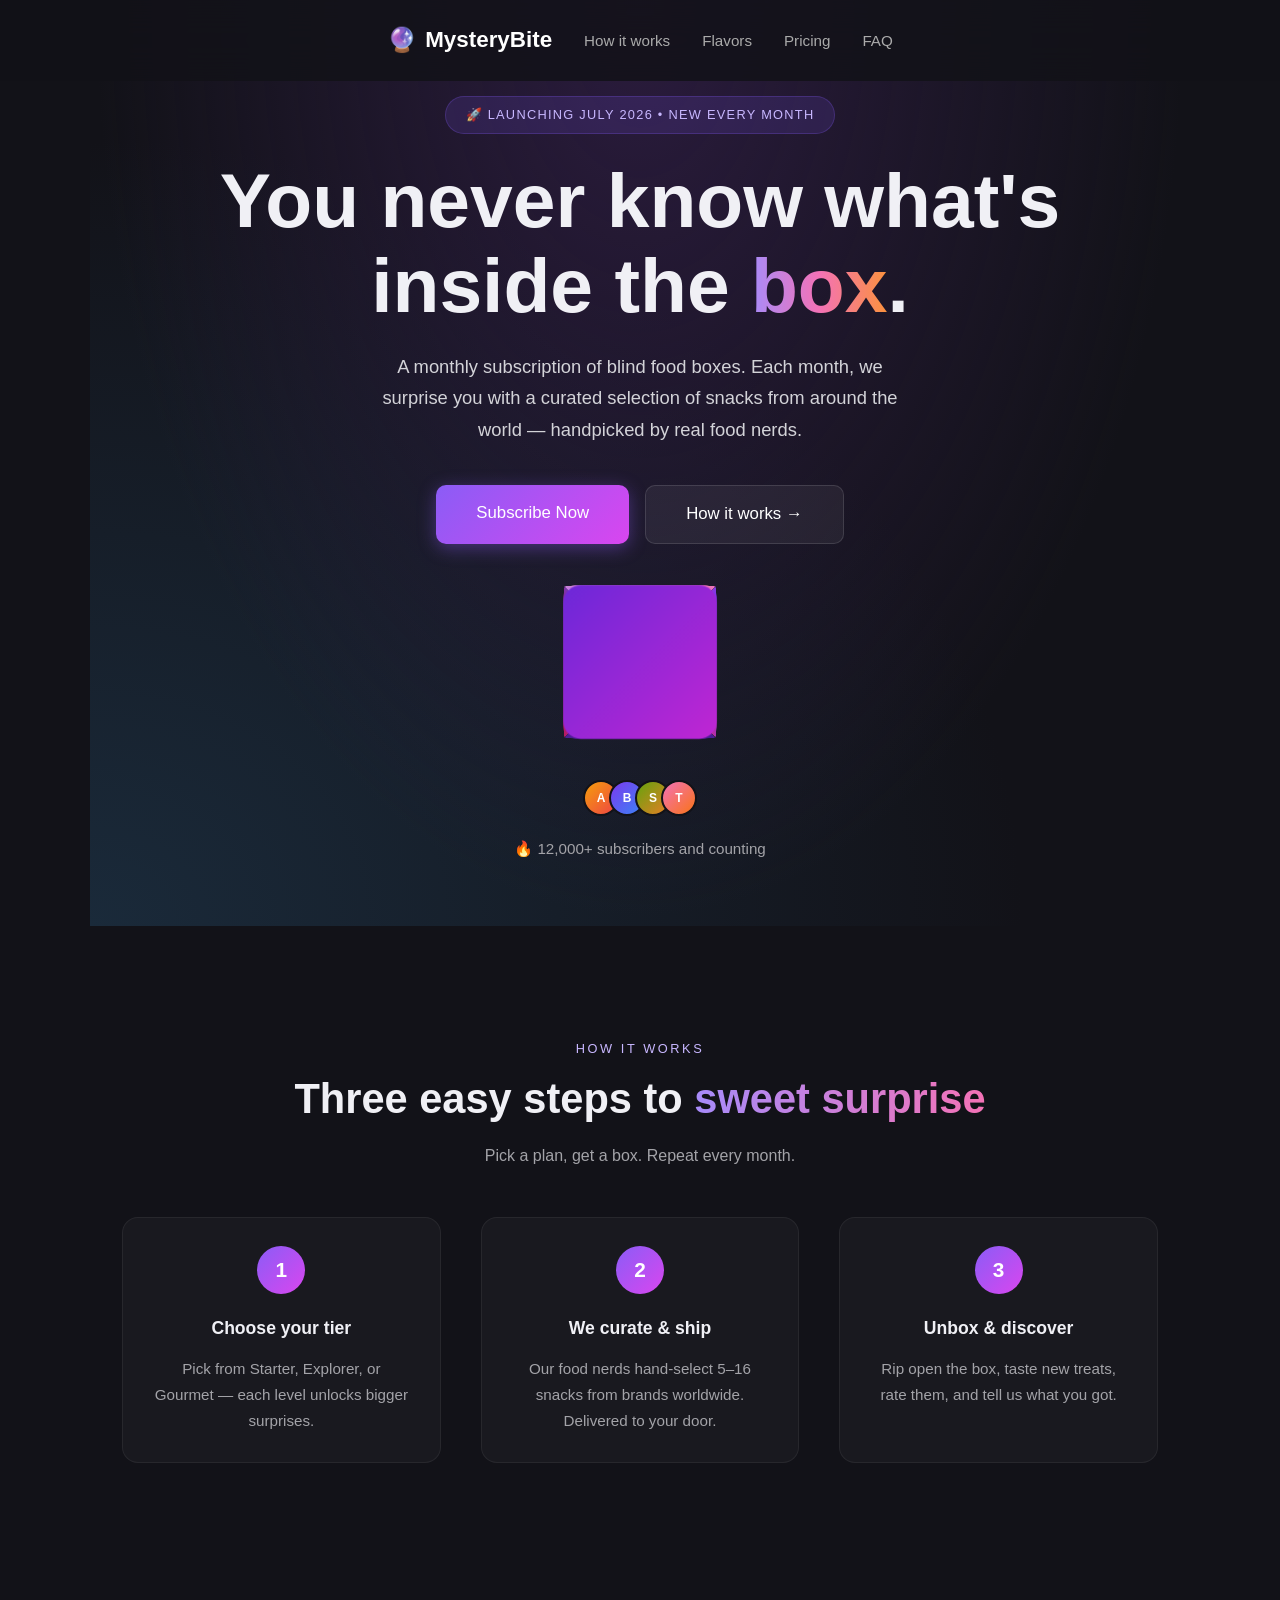
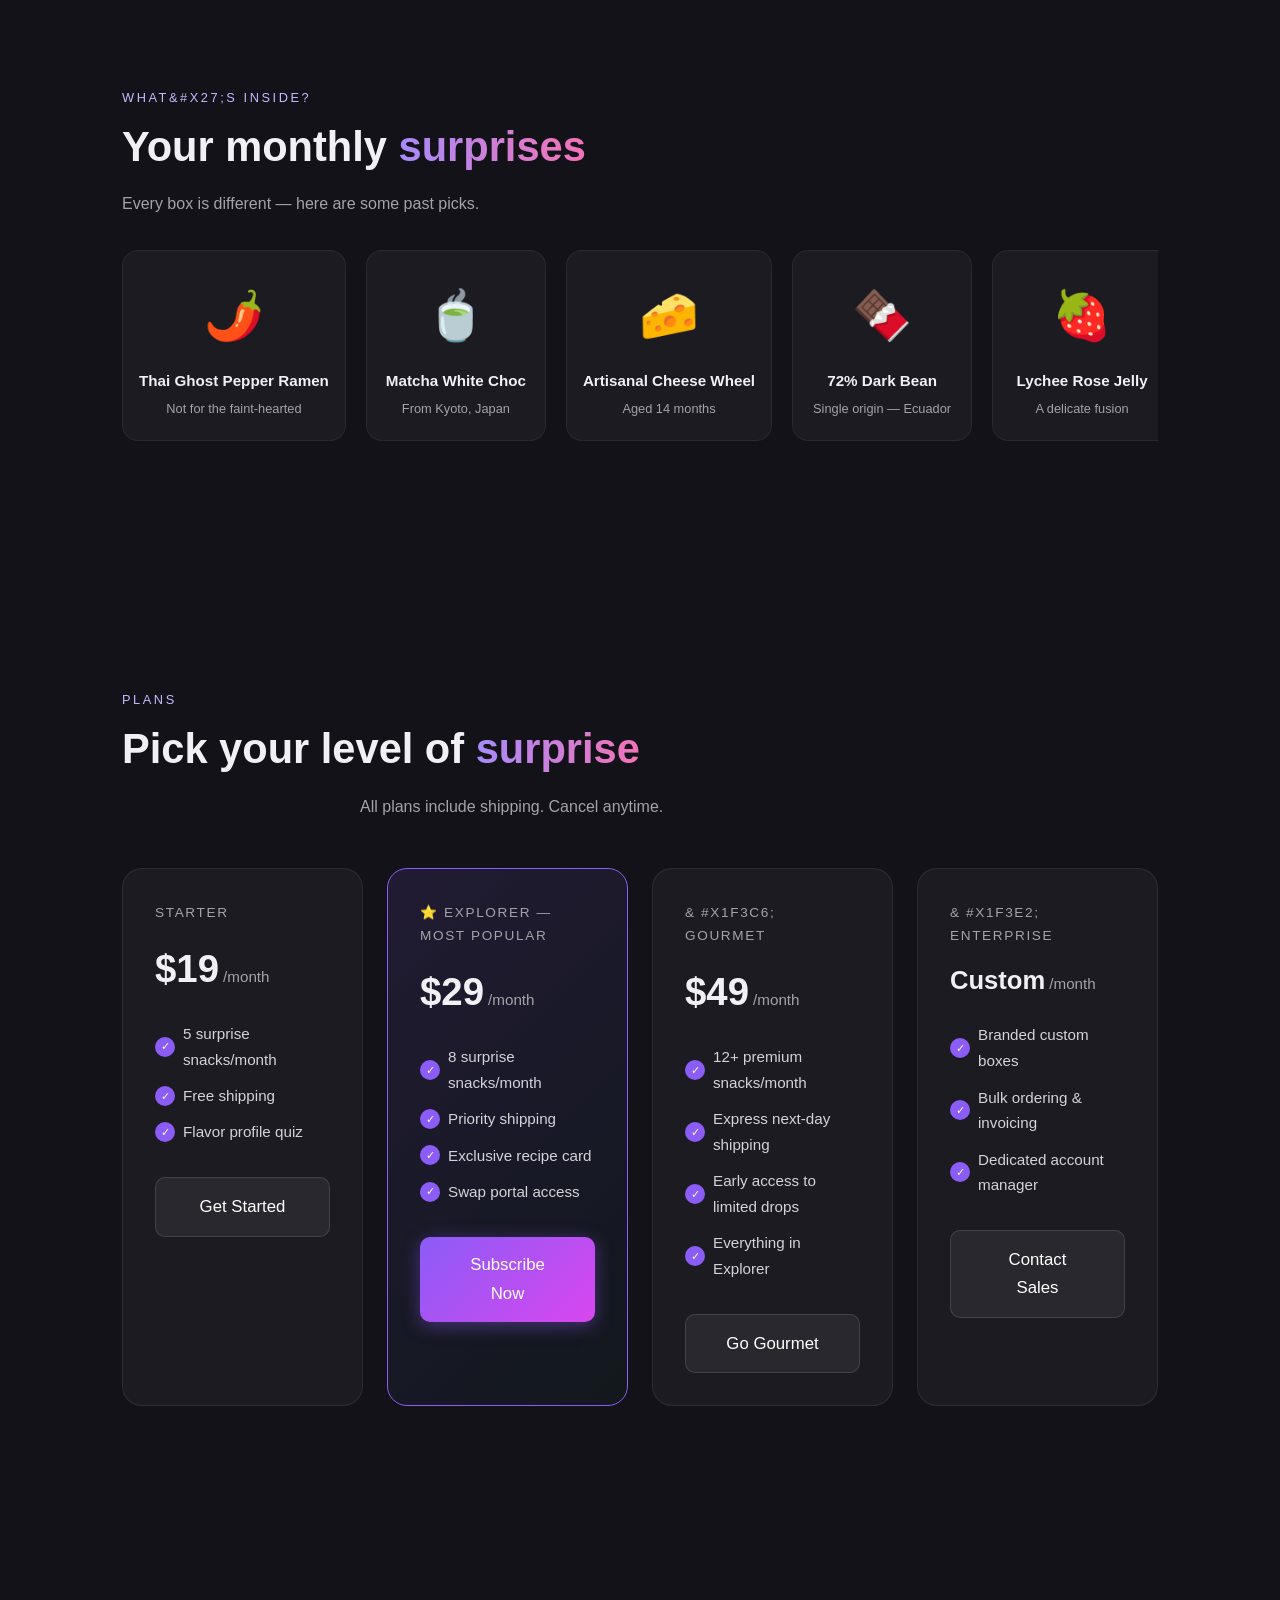
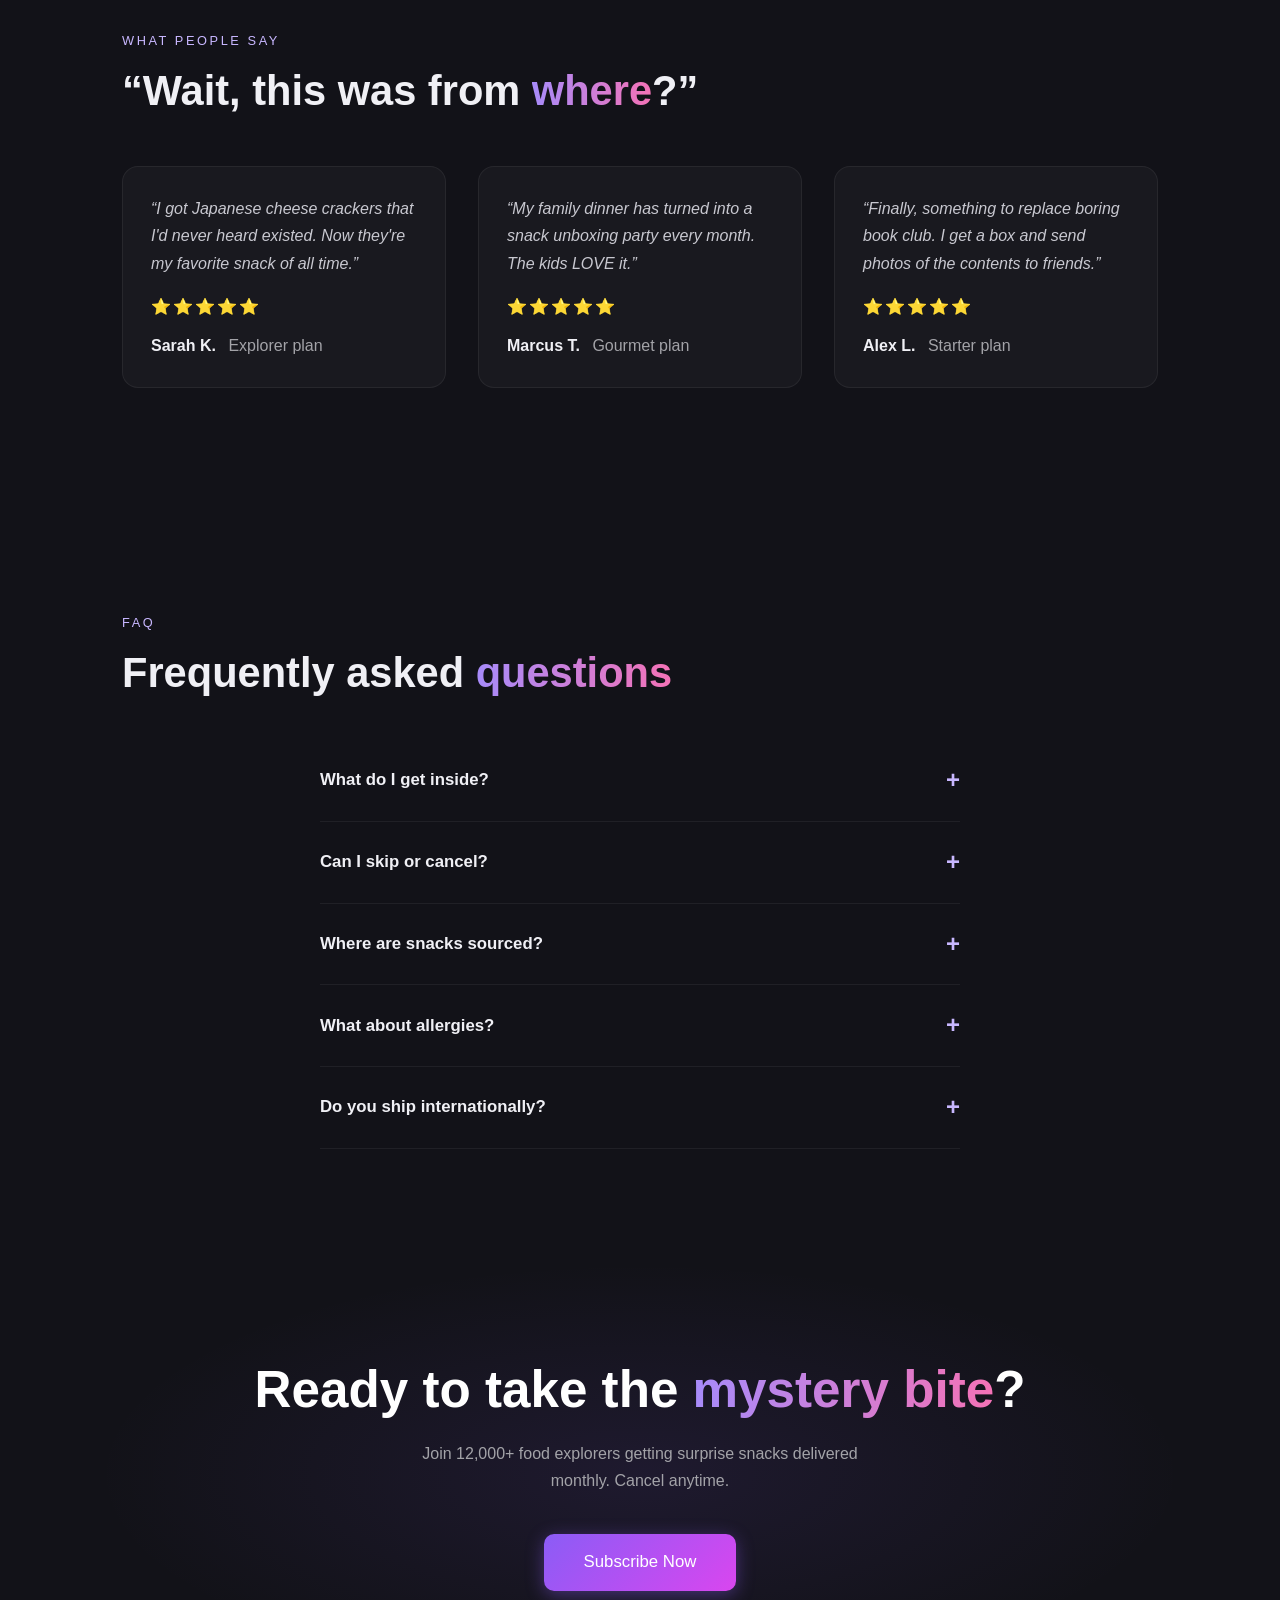
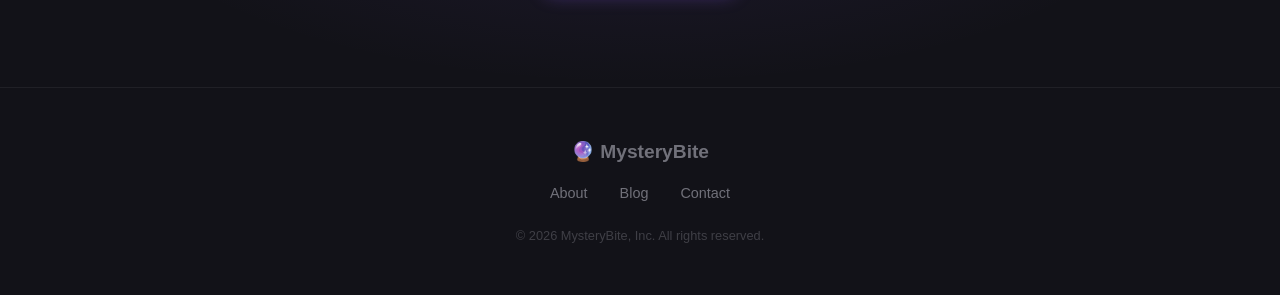
<file: mysterybite/index.html>
<!DOCTYPE html>
<html lang="en">
<head>
  <meta charset="UTF-8">
  <meta name="viewport" content="width=device-width, initial-scale=1.0">
  <title>MysteryBite — Blind Food Box Subscription</title>
  <style>
    * { margin: 0; padding: 0; box-sizing: border-box; }

    body {
      font-family: 'Inter', -apple-system, BlinkMacSystemFont, sans-serif;
      background-color: #121218;
      color: #f0f0f5;
      line-height: 1.7;
    }

    /* NAV */
    nav {
      position: fixed; top: 0; width: 100%; z-index: 100;
      display: flex; justify-content: center; align-items: center; gap: 2rem;
      padding: 1.25rem 2rem;
      background: rgba(18, 18, 24, 0.85);
      backdrop-filter: blur(20px);
      -webkit-backdrop-filter: blur(20px);
    }
    nav .logo {
      font-weight: 700; font-size: 1.4rem; color: #fff; text-decoration: none;
      display: flex; align-items: center; gap: .5rem;
    }
    nav .logo span { font-size: 1.5rem; }
    nav ul { list-style: none; display: flex; gap: 2rem; }
    nav a { color: #aaa; text-decoration: none; font-size: .95rem; transition: color .3s; }
    nav a:hover { color: #fff; }

    /* HERO */
    .hero {
      min-height: 100vh;
      display: flex; flex-direction: column; justify-content: center; align-items: center;
      text-align: center;
      padding: 6rem 2rem 4rem;
      background: radial-gradient(ellipse at top, #2a1b3d 0%, transparent 70%),
                  radial-gradient(ellipse at bottom left, #1a2a3a 0%, transparent 60%);
    }
    .hero-badge {
      display: inline-block; padding: .45rem 1.25rem; border-radius: 999px;
      font-size: .8rem; letter-spacing: .1em; text-transform: uppercase;
      background: rgba(131, 90, 246, 0.15); color: #c8b7ff;
      border: 1px solid rgba(131, 90, 246, 0.25); margin-bottom: 1.5rem;
    }
    .hero h1 {
      font-size: clamp(2.8rem, 6vw, 5rem); font-weight: 800; line-height: 1.1;
      max-width: 85%; margin-bottom: 1.5rem;
    }
    .hero h1 em {
      font-style: normal;
      background: linear-gradient(90deg, #a78bfa, #f472b6, #fb923c);
      -webkit-background-clip: text; -webkit-text-fill-color: transparent;
      background-clip: text;
    }
    .hero p { max-width: 540px; color: #d3d3d8; font-size: 1.15rem; margin-bottom: 2.5rem; }

    .cta {
      display: inline-block; padding: .9rem 2.5rem; border-radius: 10px;
      font-size: 1.05rem; text-decoration: none; transition: all .2s ease;
      border: none; cursor: pointer;
    }
    .cta-primary {
      background: linear-gradient(135deg, #8b5cf6, #d946ef); color: #fff;
      box-shadow: 0 4px 18px rgba(139, 92, 246, .4);
    }
    .cta-primary:hover { transform: translateY(-2px); box-shadow: 0 6px 25px rgba(139, 92, 246, .55); }
    .cta-secondary { background: rgba(255,255,255,0.06); color: #fff; border: 1px solid rgba(255,255,255,0.12) !important; }
    .cta-secondary:hover { background: rgba(255,255,255,0.1); }
    .hero-ctas { display: flex; gap: 1rem; justify-content: center; flex-wrap: wrap; margin-bottom: 3rem; }

    /* BOX ANIMATION */
    .box-scene { perspective: 800px; margin-bottom: 3rem; }
    .box {
      width: 140px; height: 140px; position: relative;
      transform-style: preserve-3d;
      animation: float 4s ease-in-out infinite;
      cursor: pointer; user-select: none;
    }
    .box-face {
      position: absolute; width: 140px; height: 140px;
      display: flex; align-items: center; justify-content: center;
      font-size: 3.5rem; border-radius: 16px;
    }
    .face-front { transform: translateZ(70px); background: linear-gradient(135deg, #6d28d9, #c026d3); }
    .face-back  { transform: rotateY(180deg) translateZ(70px); background: linear-gradient(135deg, #86198f, #be185d); }
    .face-right { transform: rotateY(90deg) translateZ(70px); background: linear-gradient(135deg, #7c3aed, #db2777); }
    .face-left  { transform: rotateY(-90deg) translateZ(70px); background: linear-gradient(135deg, #4f46e5, #be185d); }
    .face-top   { transform: rotateX(90deg) translateZ(70px); background: linear-gradient(135deg, #a78bfa, #f472b6); font-size: 3rem; }
    .face-bottom{ transform: rotateX(-90deg) translateZ(70px); background: #4c1d95; }
    @keyframes float {
      0%, 100% { transform: rotateY(0deg) translateY(0); }
      50%      { transform: rotateY(360deg) translateY(-12px); }
    }

    /* SOCIAL PROOF */
    .social-proof { display: flex; flex-direction: column; align-items: center; gap: 1.25rem; }
    .avatars { display: flex; }
    .avatar {
      width: 36px; height: 36px; border-radius: 50%; margin-left: -10px;
      border: 2.5px solid #121218; display: flex; align-items: center; justify-content: center;
      font-size: .75rem; font-weight: 700; color: #fff;
    }
    .avatar:first-child { margin-left: 0; }
    .social-proof span { color: #a3a3a8; font-size: .95rem; }

    /* SECTIONS */
    section { padding: 7rem 2rem; max-width: 1100px; margin: 0 auto; }
    section.center { text-align: center; }
    .section-label {
      text-transform: uppercase; letter-spacing: .2em; font-size: .8rem;
      color: #c8b7ff; margin-bottom: .75rem;
    }
    h2 {
      font-size: clamp(1.8rem, 4vw, 2.6rem); font-weight: 700; line-height: 1.3;
      margin-bottom: 1rem;
    }
    h2 em {
      font-style: normal;
      background: linear-gradient(to right, #a78bfa, #f472b6);
      -webkit-background-clip: text; -webkit-text-fill-color: transparent;
      background-clip: text;
    }

    /* HOW IT WORKS */
    .steps {
      display: grid; grid-template-columns: repeat(auto-fit, minmax(200px, 1fr));
      gap: 2.5rem; margin-top: 3rem;
    }
    .step {
      padding: 1.75rem; border-radius: 16px;
      background: rgba(255,255,255,0.03); border: 1px solid rgba(255,255,255,0.06);
      text-align: center; transition: background .2s ease, transform .2s ease;
    }
    .step:hover { background: rgba(255,255,255,0.06); transform: translateY(-4px); }
    .step-number {
      width: 48px; height: 48px; border-radius: 50%; display: flex;
      align-items: center; justify-content: center; font-weight: 700; font-size: 1.3rem;
      margin: 0 auto 1.25rem; background: linear-gradient(135deg, #8b5cf6, #d946ef); color: #fff;
    }
    .step h3 { font-size: 1.1rem; font-weight: 600; margin-bottom: .75rem; }
    .step p { color: #a3a3a8; font-size: .95rem; }

    /* FLAVOR CARDS */
    .flavors-scroll {
      display: flex; gap: 1.25rem; overflow-x: auto; padding: 2rem 0 1.5rem;
      scroll-snap-type: x mandatory; scrollbar-width: none;
    }
    .flavors-scroll::-webkit-scrollbar { display: none; }
    .flavor-card {
      min-width: 180px; border-radius: 16px; overflow: hidden;
      background: rgba(255,255,255,0.04); border: 1px solid rgba(255,255,255,0.06);
      scroll-snap-align: center; flex-shrink: 0; text-align: center;
      transition: transform .2s ease;
    }
    .flavor-card:hover { transform: scale(1.04); }
    .flavor-emoji { font-size: 3rem; padding: 1.5rem 0 .75rem; }
    .flavor-name   { font-weight: 600; font-size: .95rem; margin-bottom: .25rem; padding: 0 1rem; }
    .flavor-desc   { color: #a3a3a8; font-size: .8rem; padding: 0 1rem 1.25rem; }

    /* PRICING */
    .pricing-grid {
      display: grid; grid-template-columns: repeat(auto-fit, minmax(240px, 1fr));
      gap: 1.5rem; margin-top: 3rem;
    }
    .price-card {
      padding: 2rem; border-radius: 20px;
      background: rgba(255,255,255,0.04); border: 1px solid rgba(255,255,255,0.08);
      transition: transform .2s ease;
    }
    .price-card:hover { transform: translateY(-6px); }
    .price-card.featured {
      border-color: #8b5cf6;
      background: linear-gradient(135deg, rgba(139,92,246,0.12), rgba(18,90,78,0.08));
    }
    .price-card.featured:hover { border-color: #c084fc; }
    .tier-name {
      font-size: .85rem; text-transform: uppercase; letter-spacing: .12em;
      color: #a3a3a8; margin-bottom: .75rem;
    }
    .price-row { display: flex; align-items: baseline; gap: .25rem; margin-bottom: 1.25rem; }
    .price-dollars { font-size: 2.4rem; font-weight: 800; }
    .price-period  { color: #a3a3a8; font-size: .95rem; }
    .features { list-style: none; margin-bottom: 1.5rem; }
    .features li { display: flex; align-items: center; gap: .5rem; margin-bottom: .65rem; color: #d3d3d8; font-size: .95rem; }
    .feature-check {
      width: 20px; height: 20px; border-radius: 50%; background: #8b5cf6;
      display: inline-flex; align-items: center; justify-content: center;
      font-size: .7rem; color: #fff; flex-shrink: 0;
    }

    /* TESTIMONIALS */
    .testimonials {
      display: grid; grid-template-columns: repeat(auto-fit, minmax(300px, 1fr));
      gap: 2rem; margin-top: 3rem;
    }
    .testimonial {
      padding: 1.75rem; border-radius: 16px;
      background: rgba(255,255,255,0.03); border: 1px solid rgba(255,255,255,0.06);
    }
    .testimonial-quote { font-style: italic; color: #c8c8d0; margin-bottom: 1rem; line-height: 1.7; }
    .testimonial-stars { color: #facc15; letter-spacing: 2px; margin-bottom: .75rem; }
    .testimonial-author strong { font-weight: 600; }
    .testimonial-author span { color: #a3a3a8; margin-left: .5rem; }

    /* FAQ */
    .faq-list { max-width: 640px; margin: 2.5rem auto 0; }
    .faq-item { border-bottom: 1px solid rgba(255,255,255,0.06); cursor: pointer; }
    .faq-question {
      display: flex; justify-content: space-between; align-items: center;
      padding: 1.25rem 0; font-weight: 600; font-size: 1.05rem;
    }
    .faq-answer {
      max-height: 0; overflow: hidden; transition: max-height .4s ease, padding .3s ease;
      color: #a3a3a8; line-height: 1.7;
    }
    .faq-item.open .faq-answer { max-height: 300px; padding-bottom: 1rem; }
    .faq-toggle { font-size: 1.5rem; color: #c8b7ff; transition: transform .3s ease; }
    .faq-item.open .faq-toggle { transform: rotate(45deg); }

    /* FINAL CTA */
    .final-cta {
      padding: 6rem 2rem; text-align: center; display: flex;
      flex-direction: column; align-items: center;
      background: radial-gradient(ellipse at center, rgba(139,92,246,0.1) 0%, transparent 70%);
    }
    .final-cta h2 { font-size: clamp(2rem, 5vw, 3.2rem); margin-bottom: 1rem; color: #fff; }
    .final-cta p  { color: #a3a3a8; max-width: 480px; line-height: 1.7; margin-bottom: 2.5rem; }

    /* FOOTER */
    footer {
      text-align: center; padding: 3rem 2rem; border-top: 1px solid rgba(255,255,255,0.06);
      color: #71717a; font-size: .9rem;
    }
    footer a { color: #71717a; text-decoration: none; margin: 0 1rem; }
    footer a:hover { color: #fff; }

    /* SCROLL REVEAL */
    [data-animate] { opacity: 0; transform: translateY(30px); transition: all .8s ease-out; }
    [data-animate].visible { opacity: 1; transform: translateY(0); }

    @media (max-width: 768px) {
      nav ul { display: none; }
      .hero h1 { font-size: 2.4rem; }
      .pricing-grid { grid-template-columns: 1fr; }
    }
  </style>
</head>
<body>

<!-- NAV -->
<nav>
  <a class="logo" href="#"><span>&#x1F52E;</span> MysteryBite</a>
  <ul>
    <li><a href="#how">How it works</a></li>
    <li><a href="#flavors">Flavors</a></li>
    <li><a href="#pricing">Pricing</a></li>
    <li><a href="#faq">FAQ</a></li>
  </ul>
</nav>

<!-- HERO -->
<section class="hero">
  <div class="hero-badge">&#x1F680; Launching July 2026 &bull; New every month</div>
  <h1>You never know what's<br>inside the <em>box</em>.</h1>
  <p>A monthly subscription of blind food boxes. Each month, we surprise you with a curated selection of snacks from around the world &mdash; handpicked by real food nerds.</p>

  <div class="hero-ctas">
    <a href="#pricing" class="cta cta-primary">Subscribe Now</a>
    <a href="#how"     class="cta cta-secondary">How it works &rarr;</a>
  </div>

  <!-- ANIMATED BOX -->
  <div class="box-scene">
    <div class="box" id="mystery-box">
      <div class="box-face face-front"></div>
      <div class="box-face face-back"></div>
      <div class="box-face face-right"></div>
      <div class="box-face face-left"></div>
      <div class="box-face face-top">&#x1F52E;</div>
      <div class="box-face face-bottom"></div>
    </div>
  </div>

  <!-- SOCIAL PROOF -->
  <div class="social-proof">
    <div class="avatars">
      <div class="avatar" style="background:linear-gradient(135deg,#f59e0b,#ef4444);">A</div>
      <div class="avatar" style="background:linear-gradient(135deg,#7c3aed,#3b82f6);">B</div>
      <div class="avatar" style="background:linear-gradient(135deg,#65a30d,#e67e25);">S</div>
      <div class="avatar" style="background:linear-gradient(135deg,#f472b6,#f97316);">T</div>
    </div>
    <span>&#x1F525; 12,000+ subscribers and counting</span>
  </div>
</section>

<!-- HOW IT WORKS -->
<section id="how" class="center" data-animate>
  <div class="section-label">How it works</div>
  <h2>Three easy steps to <em>sweet surprise</em></h2>
  <p style="color:#a3a3a8; max-width:560px; margin:0 auto;">Pick a plan, get a box. Repeat every month.</p>

  <div class="steps">
    <div class="step">
      <div class="step-number">1</div>
      <h3>Choose your tier</h3>
      <p>Pick from Starter, Explorer, or Gourmet &mdash; each level unlocks bigger surprises.</p>
    </div>
    <div class="step">
      <div class="step-number">2</div>
      <h3>We curate &amp; ship</h3>
      <p>Our food nerds hand-select 5&ndash;16 snacks from brands worldwide. Delivered to your door.</p>
    </div>
    <div class="step">
      <div class="step-number">3</div>
      <h3>Unbox &amp; discover</h3>
      <p>Rip open the box, taste new treats, rate them, and tell us what you got.</p>
    </div>
  </div>
</section>

<!-- FLAVORS SHOWCASE -->
<section id="flavors" data-animate>
  <div class="section-label">What&amp;#x27;s inside?</div>
  <h2>Your monthly <em>surprises</em></h2>
  <p style="color:#a3a3a8; max-width:560px;">Every box is different &mdash; here are some past picks.</p>

  <div class="flavors-scroll">
    <div class="flavor-card"><div class="flavor-emoji">&#x1F336;&#xFE0F;</div><div class="flavor-name">Thai Ghost Pepper Ramen</div><div class="flavor-desc">Not for the faint-hearted</div></div>
    <div class="flavor-card"><div class="flavor-emoji">&#x1F375;</div><div class="flavor-name">Matcha White Choc</div><div class="flavor-desc">From Kyoto, Japan</div></div>
    <div class="flavor-card"><div class="flavor-emoji">&#x1F9C0;</div><div class="flavor-name">Artisanal Cheese Wheel</div><div class="flavor-desc">Aged 14 months</div></div>
    <div class="flavor-card"><div class="flavor-emoji">&#x1F36B;</div><div class="flavor-name">72% Dark Bean</div><div class="flavor-desc">Single origin &mdash; Ecuador</div></div>
    <div class="flavor-card"><div class="flavor-emoji">&#x1F353;</div><div class="flavor-name">Lychee Rose Jelly</div><div class="flavor-desc">A delicate fusion</div></div>
    <div class="flavor-card"><div class="flavor-emoji">&#x1F36F;</div><div class="flavor-name">Mango Honey Crunch</div><div class="flavor-desc">Crunchy bites to die for</div></div>
    <div class="flavor-card"><div class="flavor-emoji">&#x1F37F;</div><div class="flavor-name">Truffle Popcorn</div><div class="flavor-desc">Black truffle &amp; parmesan</div></div>
  </div>
</section>

<!-- PRICING -->
<section id="pricing" data-animate>
  <div class="section-label">Plans</div>
  <h2>Pick your level of <em>surprise</em></h2>
  <p style="color:#a3a3a8; max-width:560px; margin:0 auto;">All plans include shipping. Cancel anytime.</p>

  <div class="pricing-grid">
    <!-- STARTER -->
    <div class="price-card">
      <div class="tier-name">Starter</div>
      <div class="price-row"><span class="price-dollars">$19</span><span class="price-period">/month</span></div>
      <ul class="features">
        <li><span class="feature-check">&check;</span> 5 surprise snacks/month</li>
        <li><span class="feature-check">&check;</span> Free shipping</li>
        <li><span class="feature-check">&check;</span> Flavor profile quiz</li>
      </ul>
      <a href="#" class="cta cta-secondary" style="width:100%;text-align:center;margin-top:.5rem;">Get Started</a>
    </div>

    <!-- EXPLORER -->
    <div class="price-card featured">
      <div class="tier-name">&#x2B50; Explorer &mdash; Most Popular</div>
      <div class="price-row"><span class="price-dollars">$29</span><span class="price-period">/month</span></div>
      <ul class="features">
        <li><span class="feature-check">&check;</span> 8 surprise snacks/month</li>
        <li><span class="feature-check">&check;</span> Priority shipping</li>
        <li><span class="feature-check">&check;</span> Exclusive recipe card</li>
        <li><span class="feature-check">&check;</span> Swap portal access</li>
      </ul>
      <a href="#" class="cta cta-primary" style="width:100%;text-align:center;margin-top:.5rem;">Subscribe Now</a>
    </div>

    <!-- GOURMET -->
    <div class="price-card">
      <div class="tier-name">& #x1F3C6; Gourmet</div>
      <div class="price-row"><span class="price-dollars">$49</span><span class="price-period">/month</span></div>
      <ul class="features">
        <li><span class="feature-check">&check;</span> 12+ premium snacks/month</li>
        <li><span class="feature-check">&check;</span> Express next-day shipping</li>
        <li><span class="feature-check">&check;</span> Early access to limited drops</li>
        <li><span class="feature-check">&check;</span> Everything in Explorer</li>
      </ul>
      <a href="#" class="cta cta-secondary" style="width:100%;text-align:center;margin-top:.5rem;">Go Gourmet</a>
    </div>

    <!-- ENTERPRISE -->
    <div class="price-card">
      <div class="tier-name">& #x1F3E2; Enterprise</div>
      <div class="price-row"><span class="price-dollars" style="font-size:1.6rem;">Custom</span><span class="price-period">/month</span></div>
      <ul class="features">
        <li><span class="feature-check">&check;</span> Branded custom boxes</li>
        <li><span class="feature-check">&check;</span> Bulk ordering &amp; invoicing</li>
        <li><span class="feature-check">&check;</span> Dedicated account manager</li>
      </ul>
      <a href="#" class="cta cta-secondary" style="width:100%;text-align:center;margin-top:.5rem;">Contact Sales</a>
    </div>
  </div>
</section>

<!-- TESTIMONIALS -->
<section data-animate>
  <div class="section-label">What people say</div>
  <h2>&ldquo;Wait, this was from <em>where</em>?&rdquo;</h2>

  <div class="testimonials">
    <div class="testimonial">
      <p class="testimonial-quote">&ldquo;I got Japanese cheese crackers that I&#x27;d never heard existed. Now they&#x27;re my favorite snack of all time.&rdquo;</p>
      <p class="testimonial-stars">&#x2B50;&#x2B50;&#x2B50;&#x2B50;&#x2B50;</p>
      <div class="testimonial-author"><strong>Sarah K.</strong> <span>Explorer plan</span></div>
    </div>
    <div class="testimonial">
      <p class="testimonial-quote">&ldquo;My family dinner has turned into a snack unboxing party every month. The kids LOVE it.&rdquo;</p>
      <p class="testimonial-stars">&#x2B50;&#x2B50;&#x2B50;&#x2B50;&#x2B50;</p>
      <div class="testimonial-author"><strong>Marcus T.</strong> <span>Gourmet plan</span></div>
    </div>
    <div class="testimonial">
      <p class="testimonial-quote">&ldquo;Finally, something to replace boring book club. I get a box and send photos of the contents to friends.&rdquo;</p>
      <p class="testimonial-stars">&#x2B50;&#x2B50;&#x2B50;&#x2B50;&#x2B50;</p>
      <div class="testimonial-author"><strong>Alex L.</strong> <span>Starter plan</span></div>
    </div>
  </div>
</section>

<!-- FAQ -->
<section id="faq" data-animate>
  <div class="section-label">FAQ</div>
  <h2>Frequently asked <em>questions</em></h2>

  <div class="faq-list">
    <div class="faq-item">
      <div class="faq-question"><span>What do I get inside?</span><span class="faq-toggle">+</span></div>
      <div class="faq-answer">Every box contains surprise snacks curated by our team of food nerds. You&#x27;ll receive 5&ndash;12 items depending on your plan &mdash; everything from artisanal chocolates to spicy chips from countries you&#x27;ve never snacked before.</div>
    </div>
    <div class="faq-item">
      <div class="faq-question"><span>Can I skip or cancel?</span><span class="faq-toggle">+</span></div>
      <div class="faq-answer">Yes! Skip a month or cancel anytime from your dashboard. Nostrings, no fees.</div>
    </div>
    <div class="faq-item">
      <div class="faq-question"><span>Where are snacks sourced?</span><span class="faq-toggle">+</span></div>
      <div class="faq-answer">We source directly from manufacturers and specialty stores across 40+ countries. Every month&#x27;s origin changes &mdash; that&#x27;s part of the fun.</div>
    </div>
    <div class="faq-item">
      <div class="faq-question"><span>What about allergies?</span><span class="faq-toggle">+</span></div>
      <div class="faq-answer">Set your allergen profile during signup and we&#x27;ll filter out anything you can&#x27;t safely eat. Common allergens are flagged on every item card.</div>
    </div>
    <div class="faq-item">
      <div class="faq-question"><span>Do you ship internationally?</span><span class="faq-toggle">+</span></div>
      <div class="faq-answer">Currently we ship within the US and Canada. International shipping is on our roadmap for Q4 2026 &mdash; join the waitlist to get early access.</div>
    </div>
  </div>
</section>

<!-- FINAL CTA -->
<section class="final-cta" data-animate>
  <h2>Ready to take the <em>mystery bite</em>?</h2>
  <p>Join 12,000+ food explorers getting surprise snacks delivered monthly. Cancel anytime.</p>
  <a href="#pricing" class="cta cta-primary">Subscribe Now</a>
</section>

<!-- FOOTER -->
<footer>
  <div style="font-size:1.2rem;font-weight:700;margin-bottom:.75rem;">&#x1F52E; MysteryBite</div>
  <div><a href="#">About</a><a href="#">Blog</a><a href="#">Contact</a></div>
  <p style="margin-top:1.25rem;font-size:.8rem;color:#3f3f46;">&#xA9; 2026 MysteryBite, Inc. All rights reserved.</p>
</footer>

<script>
  // FAQ toggle
  document.querySelectorAll('.faq-question').forEach(function(q) {
    q.addEventListener('click', function() { this.parentElement.classList.toggle('open'); });
  });

  // Scroll-reveal animation
  var obs = new IntersectionObserver(function(entries) {
    entries.forEach(function(e) { if (e.isIntersecting) e.target.classList.add('visible'); });
  }, { threshold: 0.15 });
  document.querySelectorAll('[data-animate]').forEach(function(el) { obs.observe(el); });

  // Box click easter egg
  var box = document.getElementById('mystery-box');
  var clicks = 0;
  var emojis = ['&#x1F389;&#xFE0F;', '&#x1F92E;', '&#x1F60B;', '&#x1F355;', '&#x1F36E;', '&#x1F990;', '&#x1F9C1;'];
  box.addEventListener('click', function() {
    document.querySelector('.face-top').textContent = emojis[clicks % emojis.length];
    clicks++;
  });

  // Smooth scroll for anchor links
  document.querySelectorAll('a[href^="#"]').forEach(function(a) {
    a.addEventListener('click', function(e) {
      e.preventDefault();
      var target = document.querySelector(this.getAttribute('href'));
      if (target) target.scrollIntoView({ behavior: 'smooth' });
    });
  });
</script>

</body>
</html>
</file>
